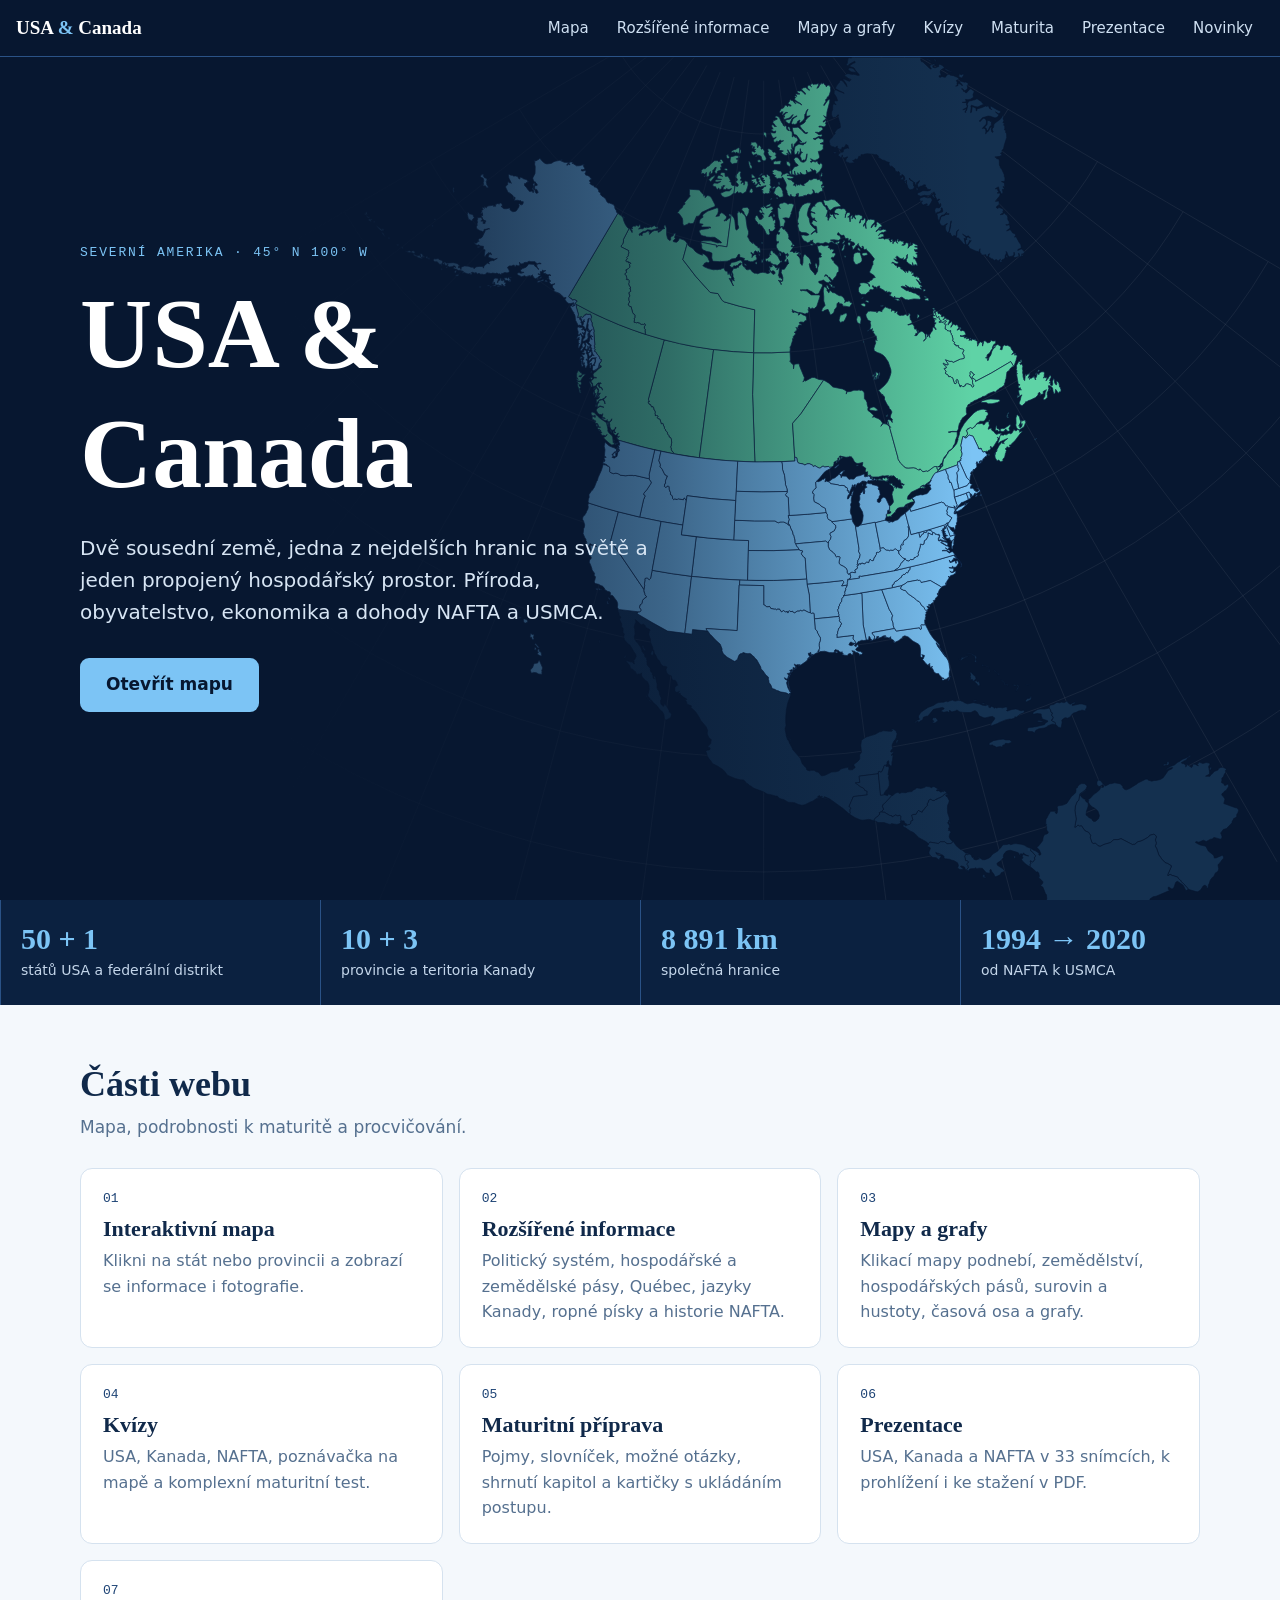
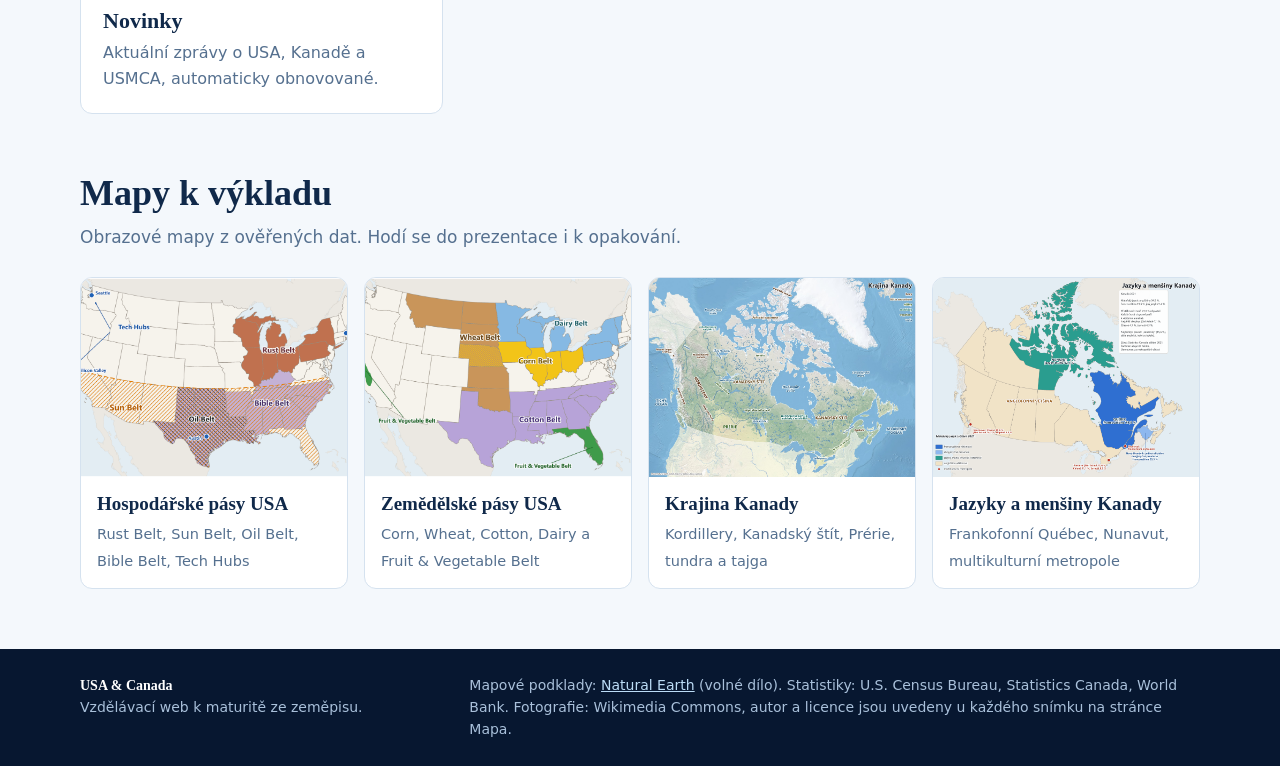
<file: index.html>
<!doctype html>
<html lang="cs">
<head>
<meta charset="utf-8"><meta name="viewport" content="width=device-width,initial-scale=1">
<title>USA &amp; Canada | Geografie Severní Ameriky</title>
<meta name="description" content="Vzdělávací web o USA, Kanadě a dohodách NAFTA a USMCA: prezentace, interaktivní mapa, kvízy a maturitní příprava.">
<meta property="og:title" content="USA &amp; Canada | Geografie Severní Ameriky">
<meta property="og:description" content="Vzdělávací web k maturitě ze zeměpisu: interaktivní mapa, mapy pásů, kvízy a maturitní příprava.">
<meta property="og:image" content="https://tondazajic08.github.io/zemepis/assets/mapy/pasy-prumysl.png">
<meta property="og:url" content="https://tondazajic08.github.io/zemepis/">
<link rel="icon" href="assets/favicon.svg" type="image/svg+xml">
<link rel="stylesheet" href="css/style.css">
</head>
<body>
<header class="top" id="top"></header>
<main>
  <section class="hero">
    <div class="hero-map" id="heromap" aria-hidden="true"></div>
    <div class="wrap" style="width:100%"><div class="hero-t">
      <div class="coord">Severní Amerika · 45° N 100° W</div>
      <h1>USA &amp; Canada</h1>
      <p>Dvě sousední země, jedna z nejdelších hranic na světě a jeden propojený hospodářský prostor. Příroda, obyvatelstvo, ekonomika a dohody NAFTA a USMCA.</p>
      <a class="btn" href="mapa.html">Otevřít mapu</a>
    </div></div>
  </section>
  <section class="stats" aria-label="Základní čísla">
    <div><b>50 + 1</b><span>států USA a federální distrikt</span></div>
    <div><b>10 + 3</b><span>provincie a teritoria Kanady</span></div>
    <div><b>8 891 km</b><span>společná hranice</span></div>
    <div><b>1994 → 2020</b><span>od NAFTA k USMCA</span></div>
  </section>
  <div class="wrap">
    <section class="sec">
      <h2>Části webu</h2>
      <p class="lead">Mapa, podrobnosti k maturitě a procvičování.</p>
      <div class="cards">
        <a class="card" href="mapa.html"><span class="n">01</span><h3>Interaktivní mapa</h3><p>Klikni na stát nebo provincii a zobrazí se informace i fotografie.</p></a>
        <a class="card" href="rozsirene.html"><span class="n">02</span><h3>Rozšířené informace</h3><p>Politický systém, hospodářské a zemědělské pásy, Québec, jazyky Kanady, ropné písky a historie NAFTA.</p></a>
        <a class="card" href="prehled.html"><span class="n">03</span><h3>Mapy a grafy</h3><p>Klikací mapy podnebí, zemědělství, hospodářských pásů, surovin a hustoty, časová osa a grafy.</p></a>
        <a class="card" href="kvizy.html"><span class="n">04</span><h3>Kvízy</h3><p>USA, Kanada, NAFTA, poznávačka na mapě a komplexní maturitní test.</p></a>
        <a class="card" href="maturita.html"><span class="n">05</span><h3>Maturitní příprava</h3><p>Pojmy, slovníček, možné otázky, shrnutí kapitol a kartičky s ukládáním postupu.</p></a>
        <a class="card" href="prezentace.html"><span class="n">06</span><h3>Prezentace</h3><p>USA, Kanada a NAFTA v 33 snímcích, k prohlížení i ke stažení v PDF.</p></a>
        <a class="card" href="novinky.html"><span class="n">07</span><h3>Novinky</h3><p>Aktuální zprávy o USA, Kanadě a USMCA, automaticky obnovované.</p></a>
      </div>
    </section>
    <section class="sec">
      <h2>Mapy k výkladu</h2>
      <p class="lead">Obrazové mapy z ověřených dat. Hodí se do prezentace i k opakování.</p>
      <div class="gallery">
        <a href="rozsirene.html#h-pasy"><img src="assets/mapy/pasy-prumysl.png" width="2000" height="1303" loading="lazy" alt="Mapa hospodářských pásů USA"><span><b>Hospodářské pásy USA</b><small>Rust Belt, Sun Belt, Oil Belt, Bible Belt, Tech Hubs</small></span></a>
        <a href="rozsirene.html#pasy"><img src="assets/mapy/pasy-zemedelstvi.png" width="2000" height="1303" loading="lazy" alt="Mapa zemědělských pásů USA"><span><b>Zemědělské pásy USA</b><small>Corn, Wheat, Cotton, Dairy a Fruit &amp; Vegetable Belt</small></span></a>
        <a href="rozsirene.html#stit"><img src="assets/mapy/kanada-krajina.jpg" width="2000" height="1492" loading="lazy" alt="Krajina Kanady na snímku reliéfu"><span><b>Krajina Kanady</b><small>Kordillery, Kanadský štít, Prérie, tundra a tajga</small></span></a>
        <a href="rozsirene.html#c-demo"><img src="assets/mapy/kanada-jazyky.png" width="2000" height="1492" loading="lazy" alt="Mapa jazyků a menšin Kanady"><span><b>Jazyky a menšiny Kanady</b><small>Frankofonní Québec, Nunavut, multikulturní metropole</small></span></a>
      </div>
    </section>
  </div>
</main>
<footer id="foot"></footer>
<script src="js/geo-data.js"></script><script src="js/atlas.js"></script><script src="js/app.js"></script>
<script>
const isUS=id=>id.startsWith("US_");
Atlas.draw(document.getElementById("heromap"),{view:"hero",pad:0,fills:Object.fromEntries(GEO.regions.map(r=>[r.id,isUS(r.id)?"c1":"c3"])),inset:false,title:"Mapa Severní Ameriky"});
</script>
</body>
</html>
</file>
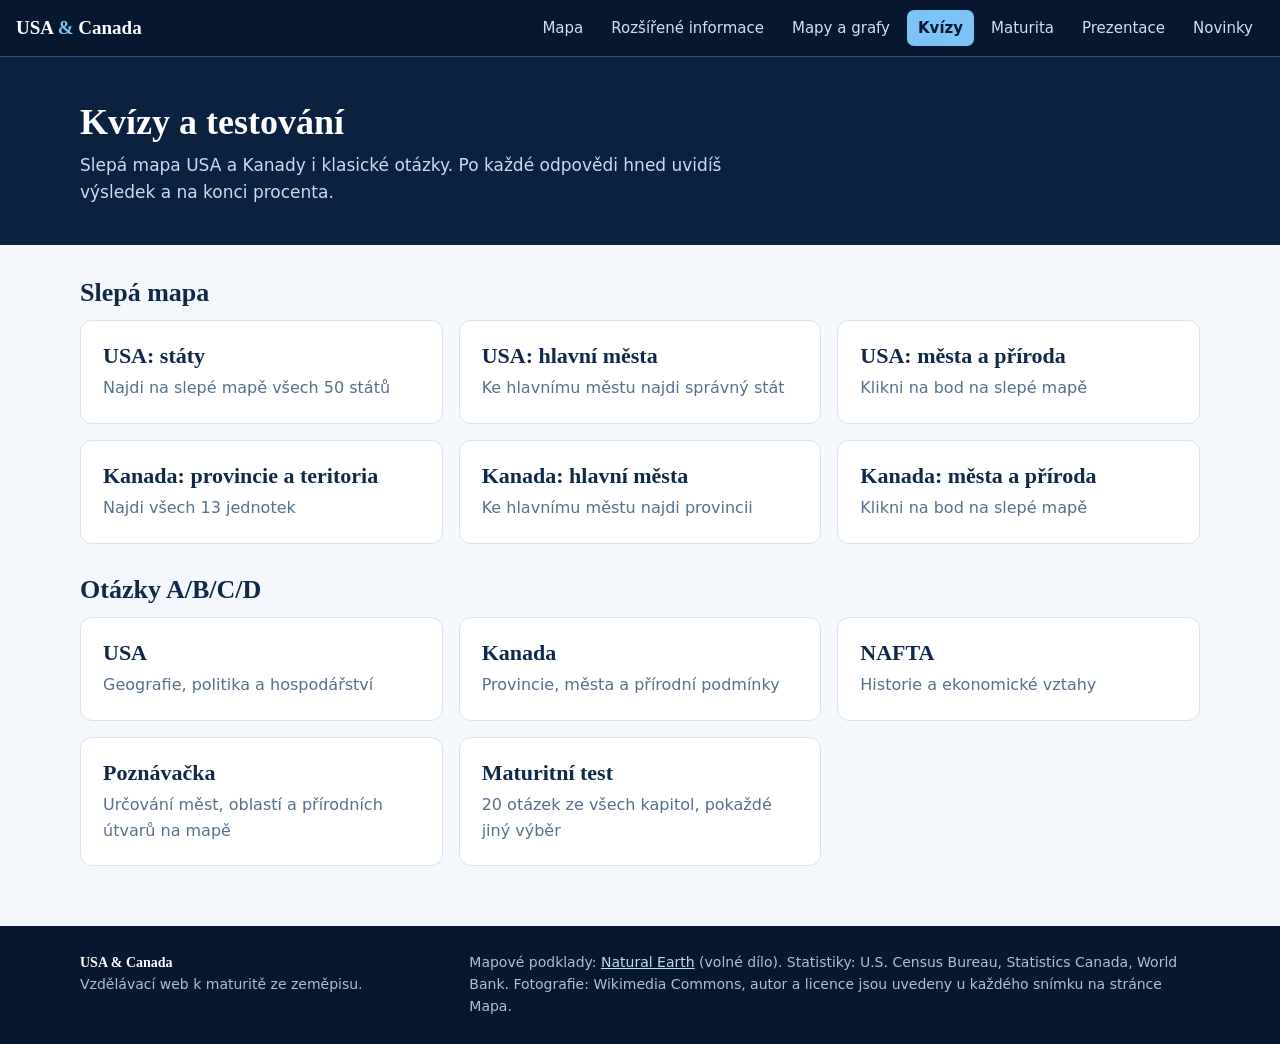
<file: kvizy.html>
<!doctype html>
<html lang="cs">
<head>
<meta charset="utf-8"><meta name="viewport" content="width=device-width,initial-scale=1">
<title>Kvízy | USA &amp; Canada</title>
<link rel="icon" href="assets/favicon.svg" type="image/svg+xml">
<link rel="stylesheet" href="css/style.css">
</head>
<body>
<header class="top" id="top"></header>
<div class="pagehead"><div class="wrap"><h1>Kvízy a testování</h1><p>Slepá mapa USA a Kanady i klasické otázky. Po každé odpovědi hned uvidíš výsledek a na konci procenta.</p></div></div>
<main class="wrap"><div id="app" style="padding-top:32px"></div></main>
<footer id="foot"></footer>
<script src="js/geo-data.js"></script><script src="js/atlas.js"></script><script src="js/app.js"></script><script src="js/quiz-data.js"></script><script src="js/blind-names.js"></script><script src="js/kvizy.js"></script>
</body>
</html>
</file>
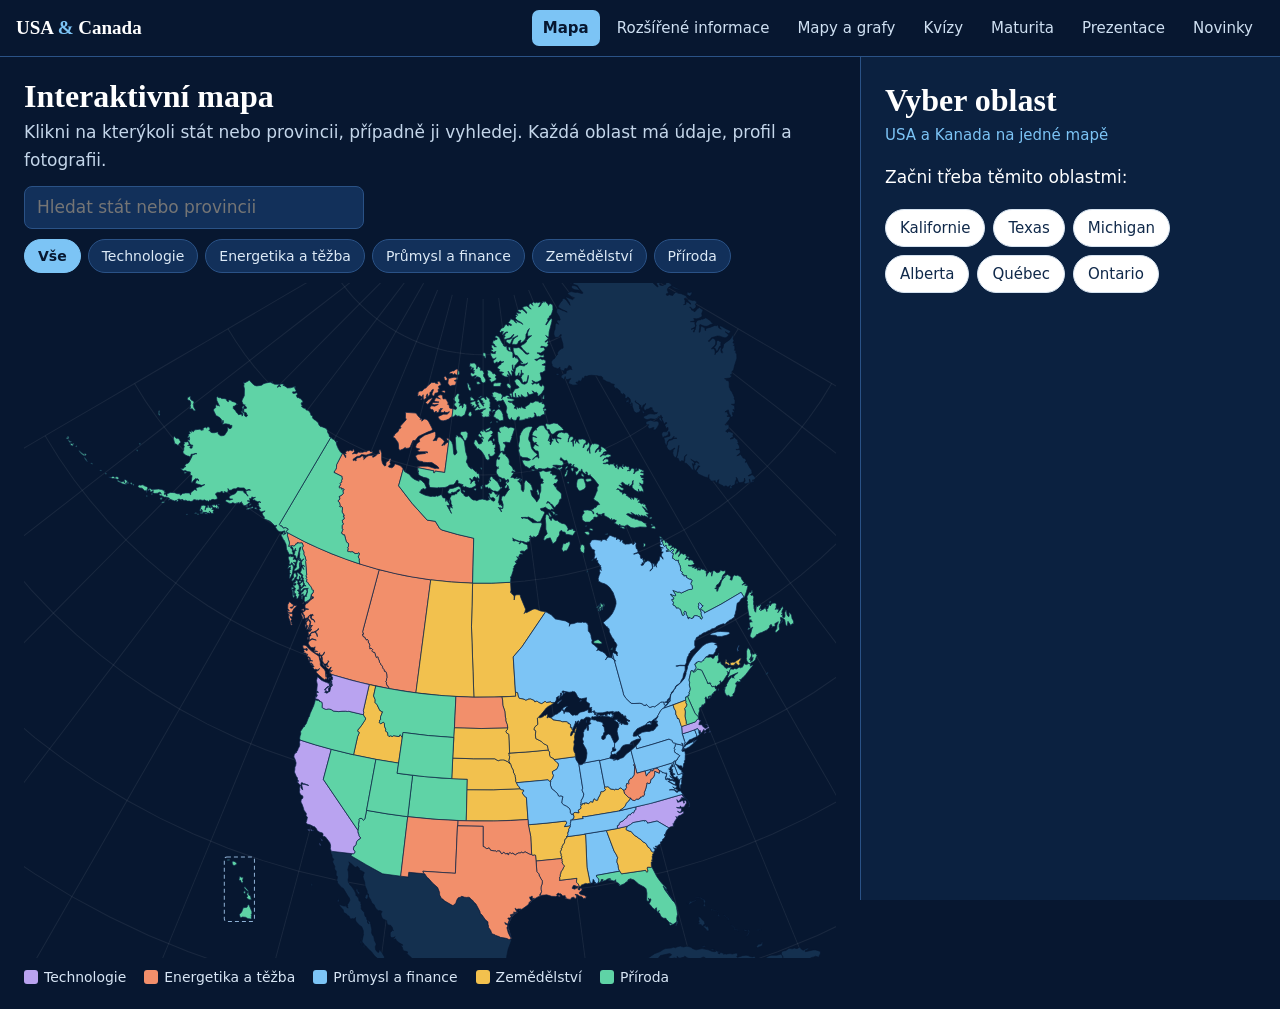
<file: mapa.html>
<!doctype html>
<html lang="cs">
<head>
<meta charset="utf-8"><meta name="viewport" content="width=device-width,initial-scale=1">
<title>Interaktivní mapa | USA &amp; Canada</title>
<link rel="icon" href="assets/favicon.svg" type="image/svg+xml">
<link rel="stylesheet" href="css/style.css">
</head>
<body class="mappage">
<header class="top" id="top"></header>
<main class="maplayout">
  <div class="mapcol">
    <h1>Interaktivní mapa</h1>
    <p>Klikni na kterýkoli stát nebo provincii, případně ji vyhledej. Každá oblast má údaje, profil a fotografii.</p>
    <input class="mapsearch" id="find" list="names" placeholder="Hledat stát nebo provincii" aria-label="Hledat stát nebo provincii"><datalist id="names"></datalist>
    <div class="filters" id="filters"></div>
    <div id="map"></div>
  </div>
  <aside class="panel" id="panel" aria-live="polite"></aside>
</main>
<script src="js/geo-data.js"></script><script src="js/photos.js"></script><script src="js/atlas.js"></script><script src="js/app.js"></script><script src="js/region-info.js"></script><script src="js/region-stats.js"></script><script src="js/regions.js"></script>
</body>
</html>
</file>
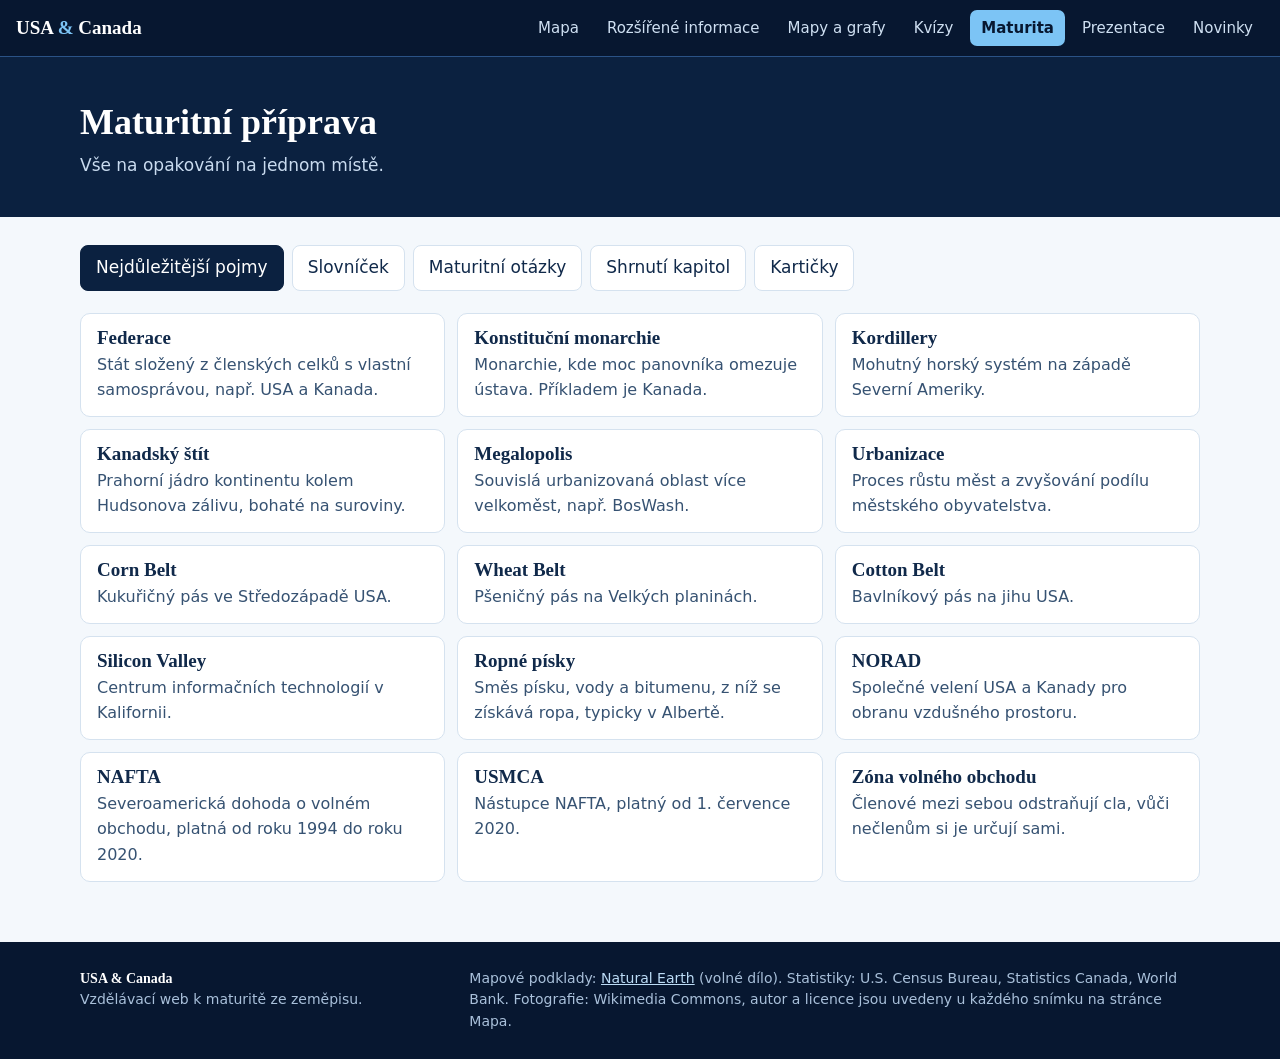
<file: maturita.html>
<!doctype html>
<html lang="cs">
<head>
<meta charset="utf-8"><meta name="viewport" content="width=device-width,initial-scale=1">
<title>Maturitní příprava | USA &amp; Canada</title>
<link rel="icon" href="assets/favicon.svg" type="image/svg+xml">
<link rel="stylesheet" href="css/style.css">
</head>
<body>
<header class="top" id="top"></header>
<div class="pagehead"><div class="wrap"><h1>Maturitní příprava</h1><p>Vše na opakování na jednom místě.</p></div></div>
<main class="wrap">
  <div class="tabs" role="tablist" id="tabs"></div>
  <div id="content"></div>
</main>
<footer id="foot"></footer>
<script src="js/app.js"></script><script src="js/blind-names.js"></script><script src="js/timeline-data.js"></script><script src="js/maturita.js"></script>
</body>
</html>
</file>
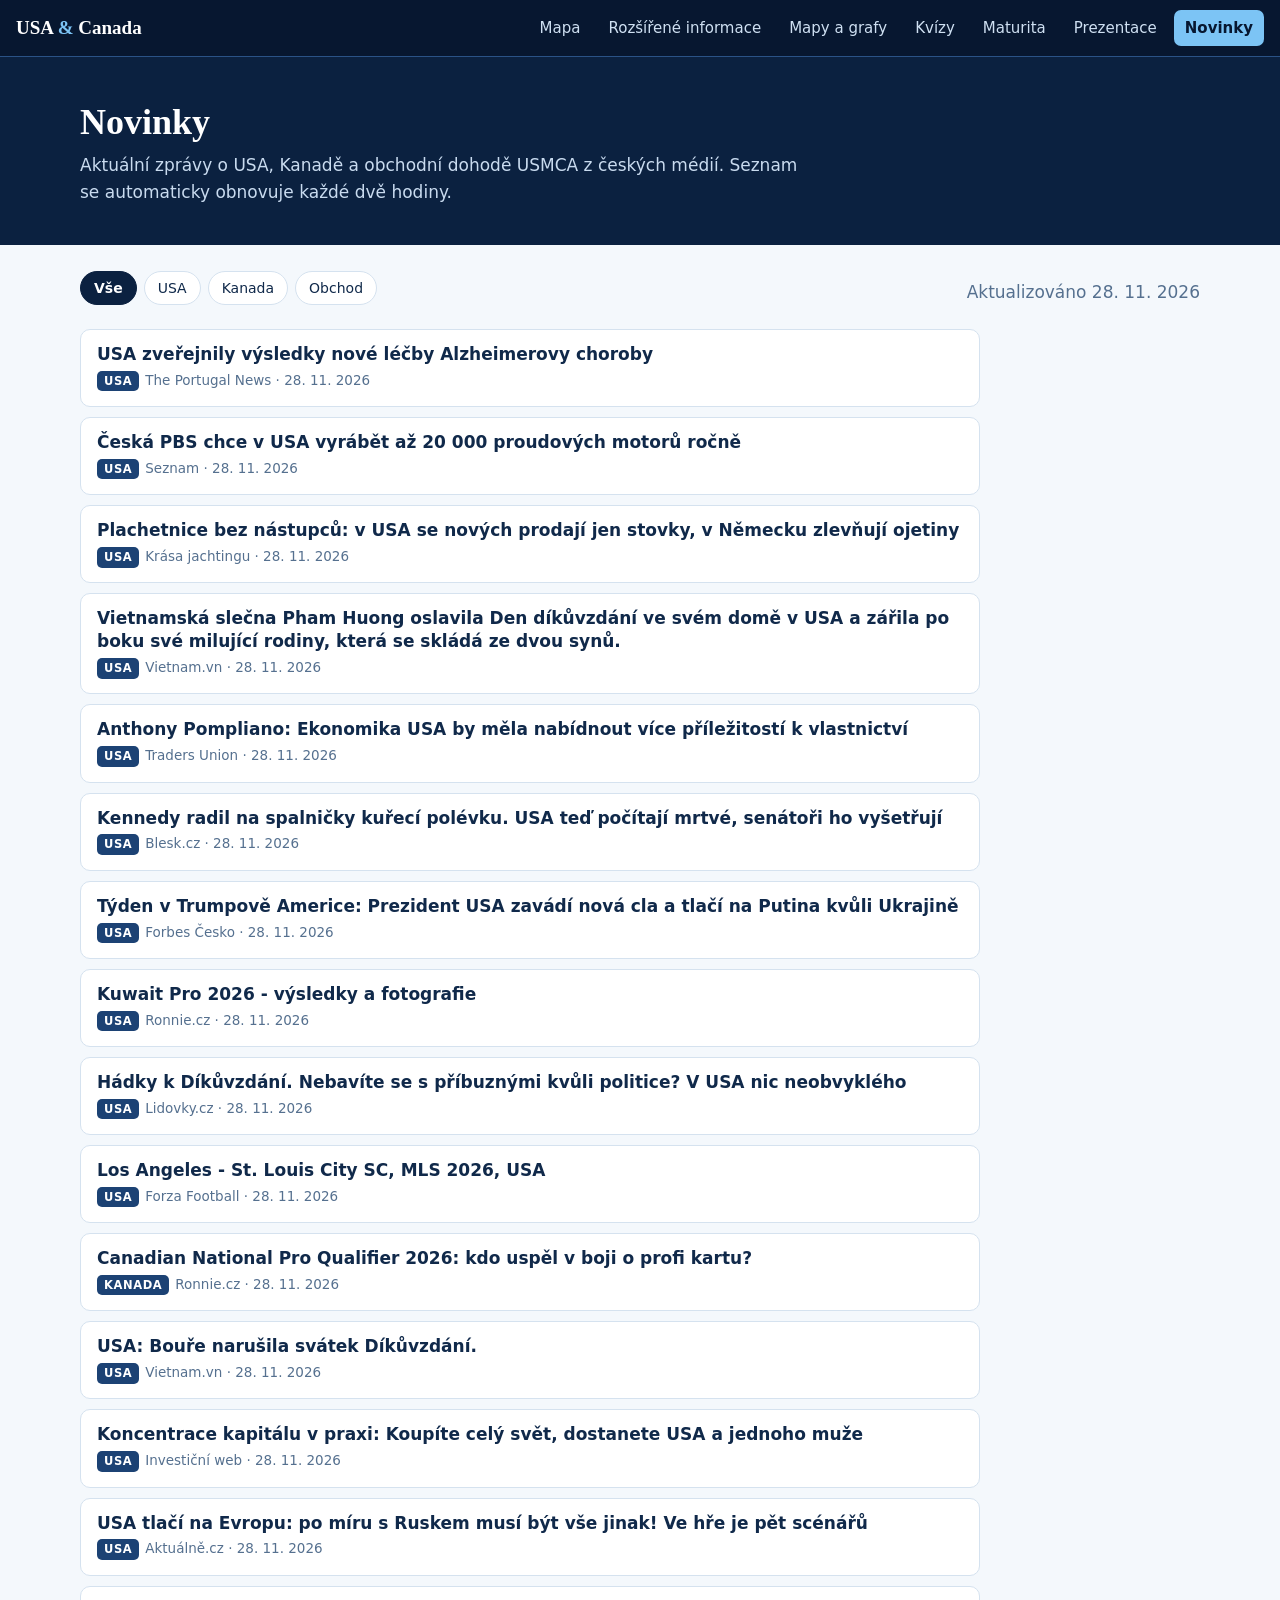
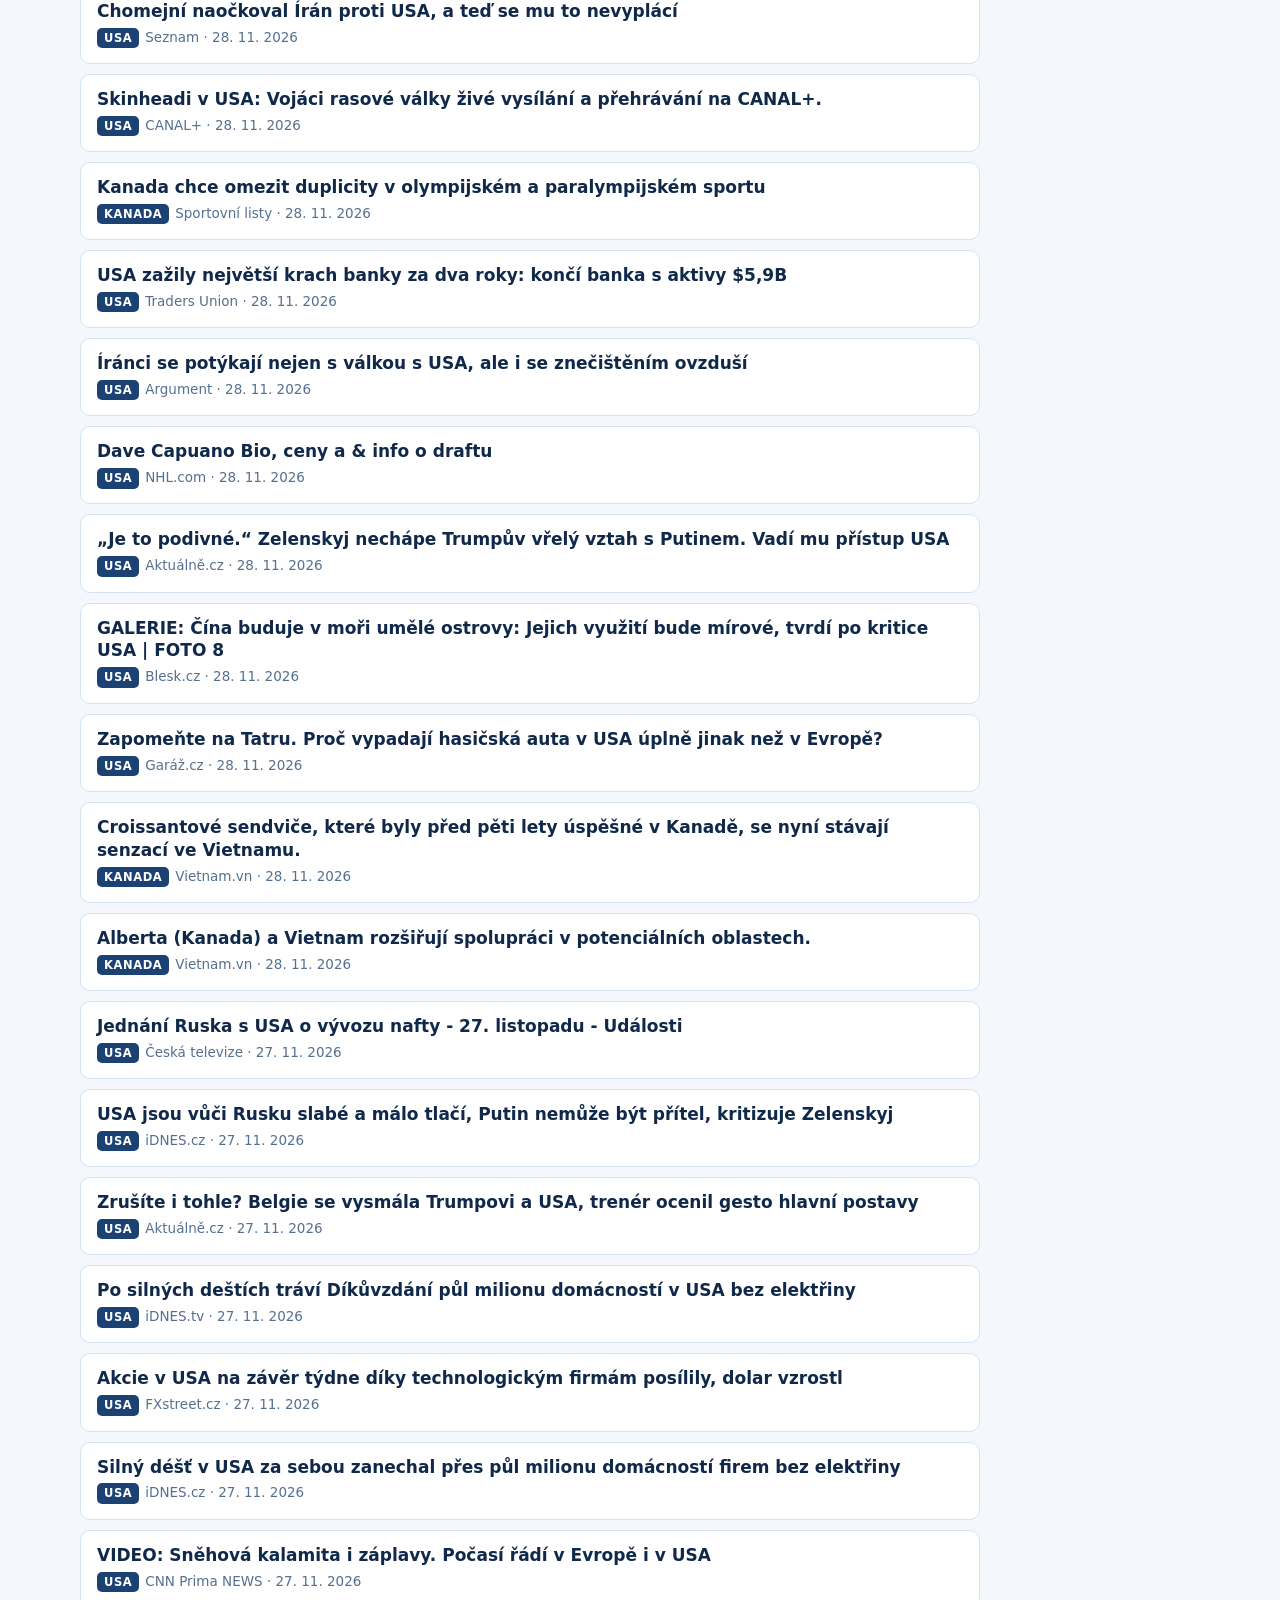
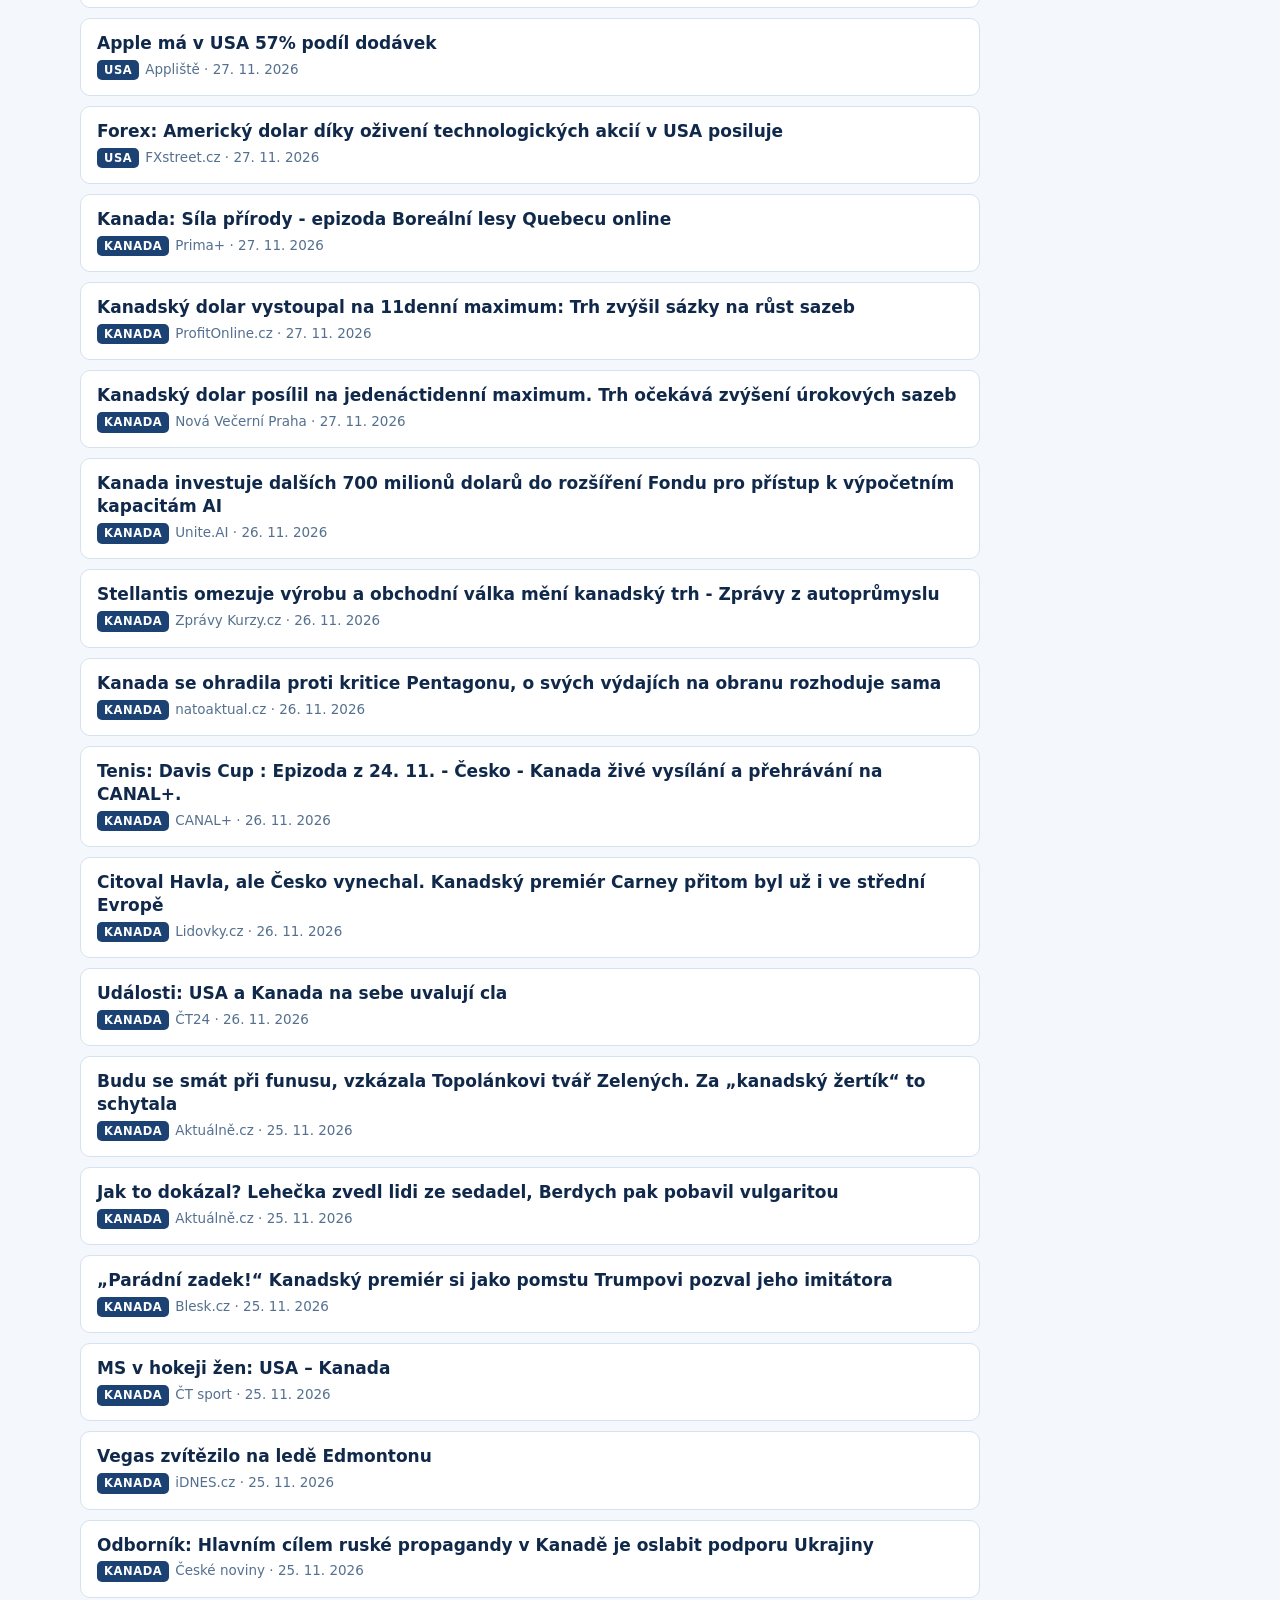
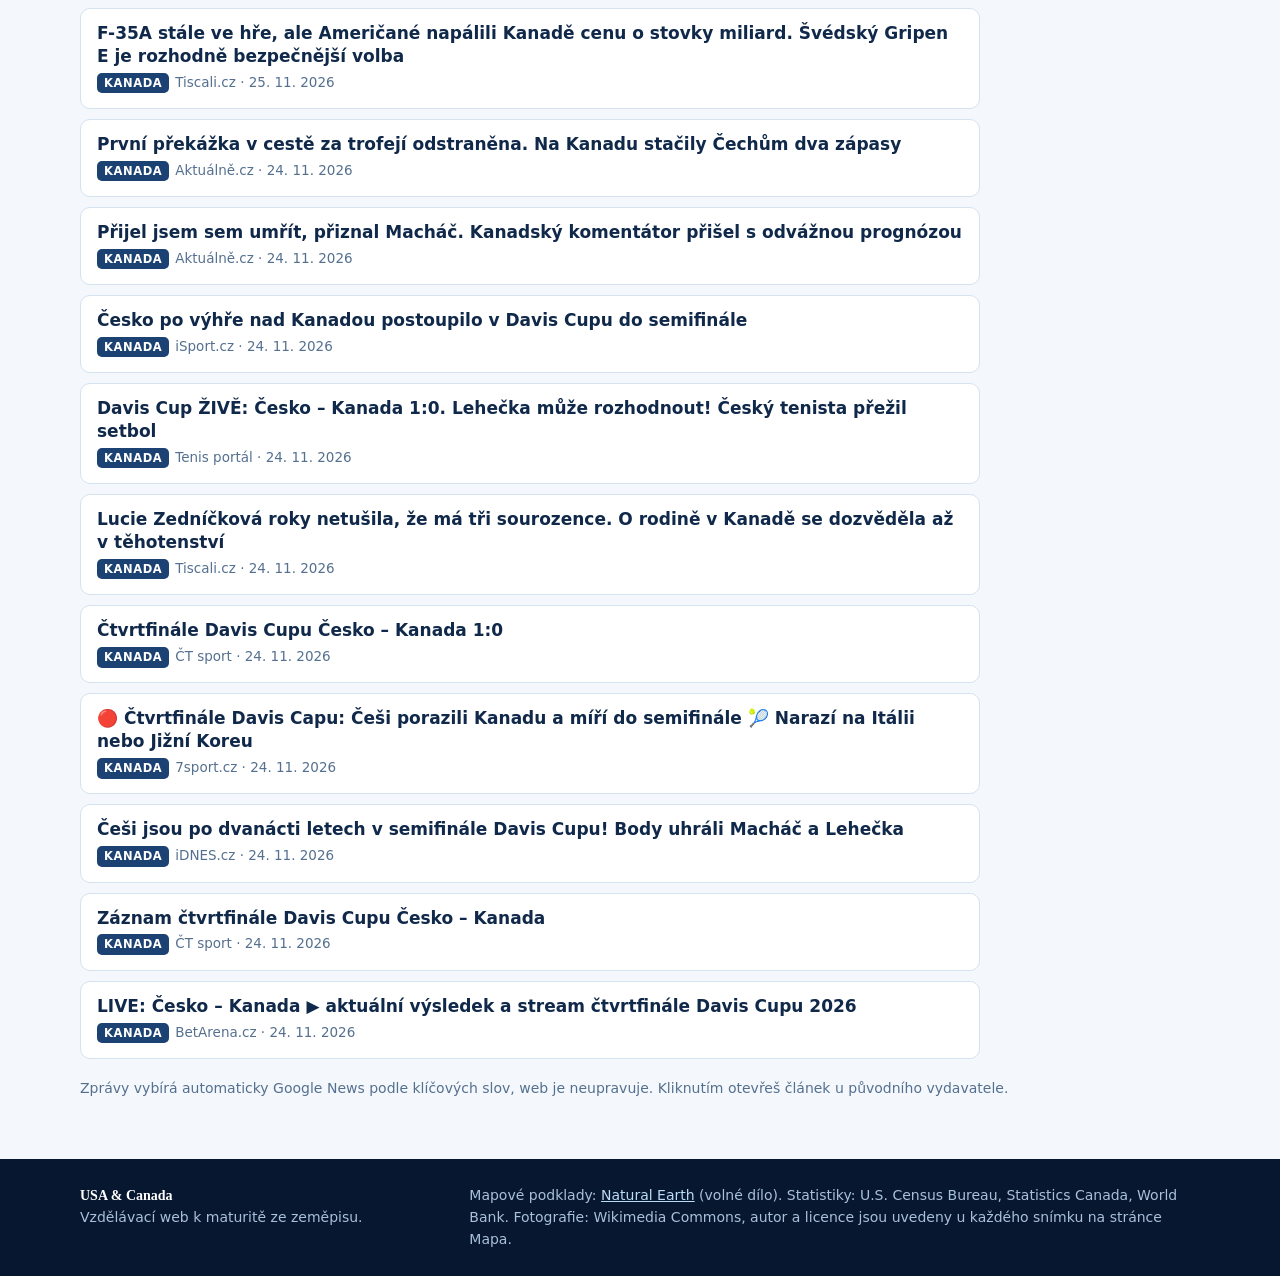
<file: novinky.html>
<!doctype html>
<html lang="cs">
<head>
<meta charset="utf-8"><meta name="viewport" content="width=device-width,initial-scale=1">
<title>Novinky | USA &amp; Canada</title>
<link rel="icon" href="assets/favicon.svg" type="image/svg+xml">
<link rel="stylesheet" href="css/style.css">
</head>
<body>
<header class="top" id="top"></header>
<div class="pagehead"><div class="wrap"><h1>Novinky</h1><p>Aktuální zprávy o USA, Kanadě a obchodní dohodě USMCA z českých médií. Seznam se automaticky obnovuje každé dvě hodiny.</p></div></div>
<main class="wrap">
  <div class="newsbar"><div class="filters light" id="nf"></div><span class="muted" id="upd"></span></div>
  <div class="news" id="news"><p class="muted">Načítám zprávy…</p></div>
  <p class="muted" style="margin-top:18px;font-size:14px">Zprávy vybírá automaticky Google News podle klíčových slov, web je neupravuje. Kliknutím otevřeš článek u původního vydavatele.</p>
</main>
<footer id="foot"></footer>
<script src="js/app.js"></script>
<script>
(function(){
  const esc=s=>String(s).replace(/&/g,"&amp;").replace(/</g,"&lt;").replace(/"/g,"&quot;");
  const el=document.getElementById("news"),nf=document.getElementById("nf");let data=[],tag="Vše";
  const when=d=>{const m=(Date.now()-new Date(d))/6e4;return m<60?"před "+Math.max(1,Math.round(m))+" min":m<1440?"před "+Math.round(m/60)+" h":new Date(d).toLocaleDateString("cs-CZ",{day:"numeric",month:"numeric",year:"numeric"});};
  function paint(){const l=data.filter(x=>/^https:\/\//.test(x.u)&&(tag==="Vše"||x.k===tag));el.innerHTML=l.length?l.map(x=>`<a href="${esc(x.u)}" target="_blank" rel="noopener"><b>${esc(x.t)}</b><small><span class="ntag">${esc(x.k)}</span>${esc(x.s)} · ${when(x.d)}</small></a>`).join(""):'<p class="muted">Žádné zprávy.</p>';}
  function load(){fetch("data/news.json?"+Date.now()).then(r=>r.json()).then(j=>{data=j.items;document.getElementById("upd").textContent="Aktualizováno "+when(j.updated);
    nf.innerHTML=["Vše","USA","Kanada","Obchod"].map(t=>`<button data-t="${t}" aria-pressed="${t===tag}">${t}</button>`).join("");paint();}).catch(()=>{el.innerHTML='<p class="muted">Zprávy se nepodařilo načíst.</p>';});}
  nf.onclick=e=>{const b=e.target.closest("button");if(!b)return;tag=b.dataset.t;nf.querySelectorAll("button").forEach(x=>x.setAttribute("aria-pressed",x===b));paint();};
  load();setInterval(load,15*6e4);
})();
</script>
</body>
</html>
</file>
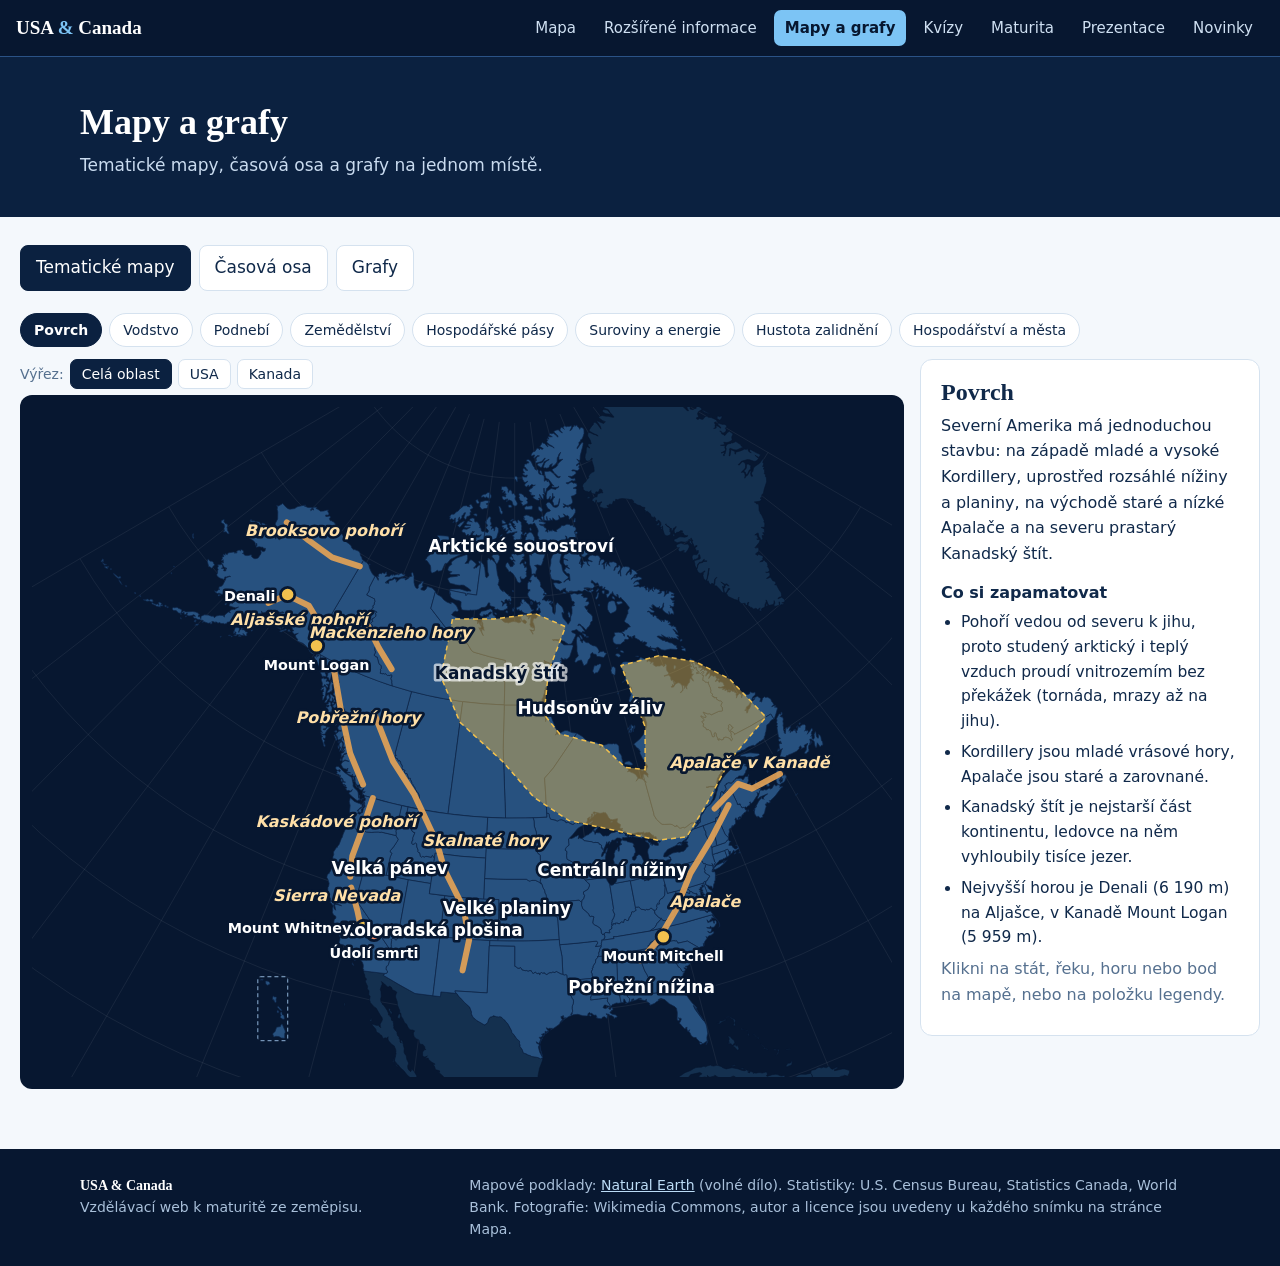
<file: prehled.html>
<!doctype html>
<html lang="cs">
<head>
<meta charset="utf-8"><meta name="viewport" content="width=device-width,initial-scale=1">
<title>Mapy a grafy | USA &amp; Canada</title>
<link rel="icon" href="assets/favicon.svg" type="image/svg+xml">
<link rel="stylesheet" href="css/style.css">
</head>
<body>
<header class="top" id="top"></header>
<div class="pagehead"><div class="wrap"><h1>Mapy a grafy</h1><p>Tematické mapy, časová osa a grafy na jednom místě.</p></div></div>
<main class="wrap" style="max-width:1500px">
  <div class="tabs" role="tablist" id="tabs"></div>
  <div id="content"></div>
</main>
<div class="tip" id="tip" hidden></div>
<footer id="foot"></footer>
<script src="js/geo-data.js"></script><script src="js/atlas.js"></script><script src="js/app.js"></script>
<script src="js/region-stats.js"></script><script src="js/blind-names.js"></script><script src="js/timeline-data.js"></script>
<script src="js/tmaps.js"></script><script src="js/prehled.js"></script>
</body>
</html>
</file>
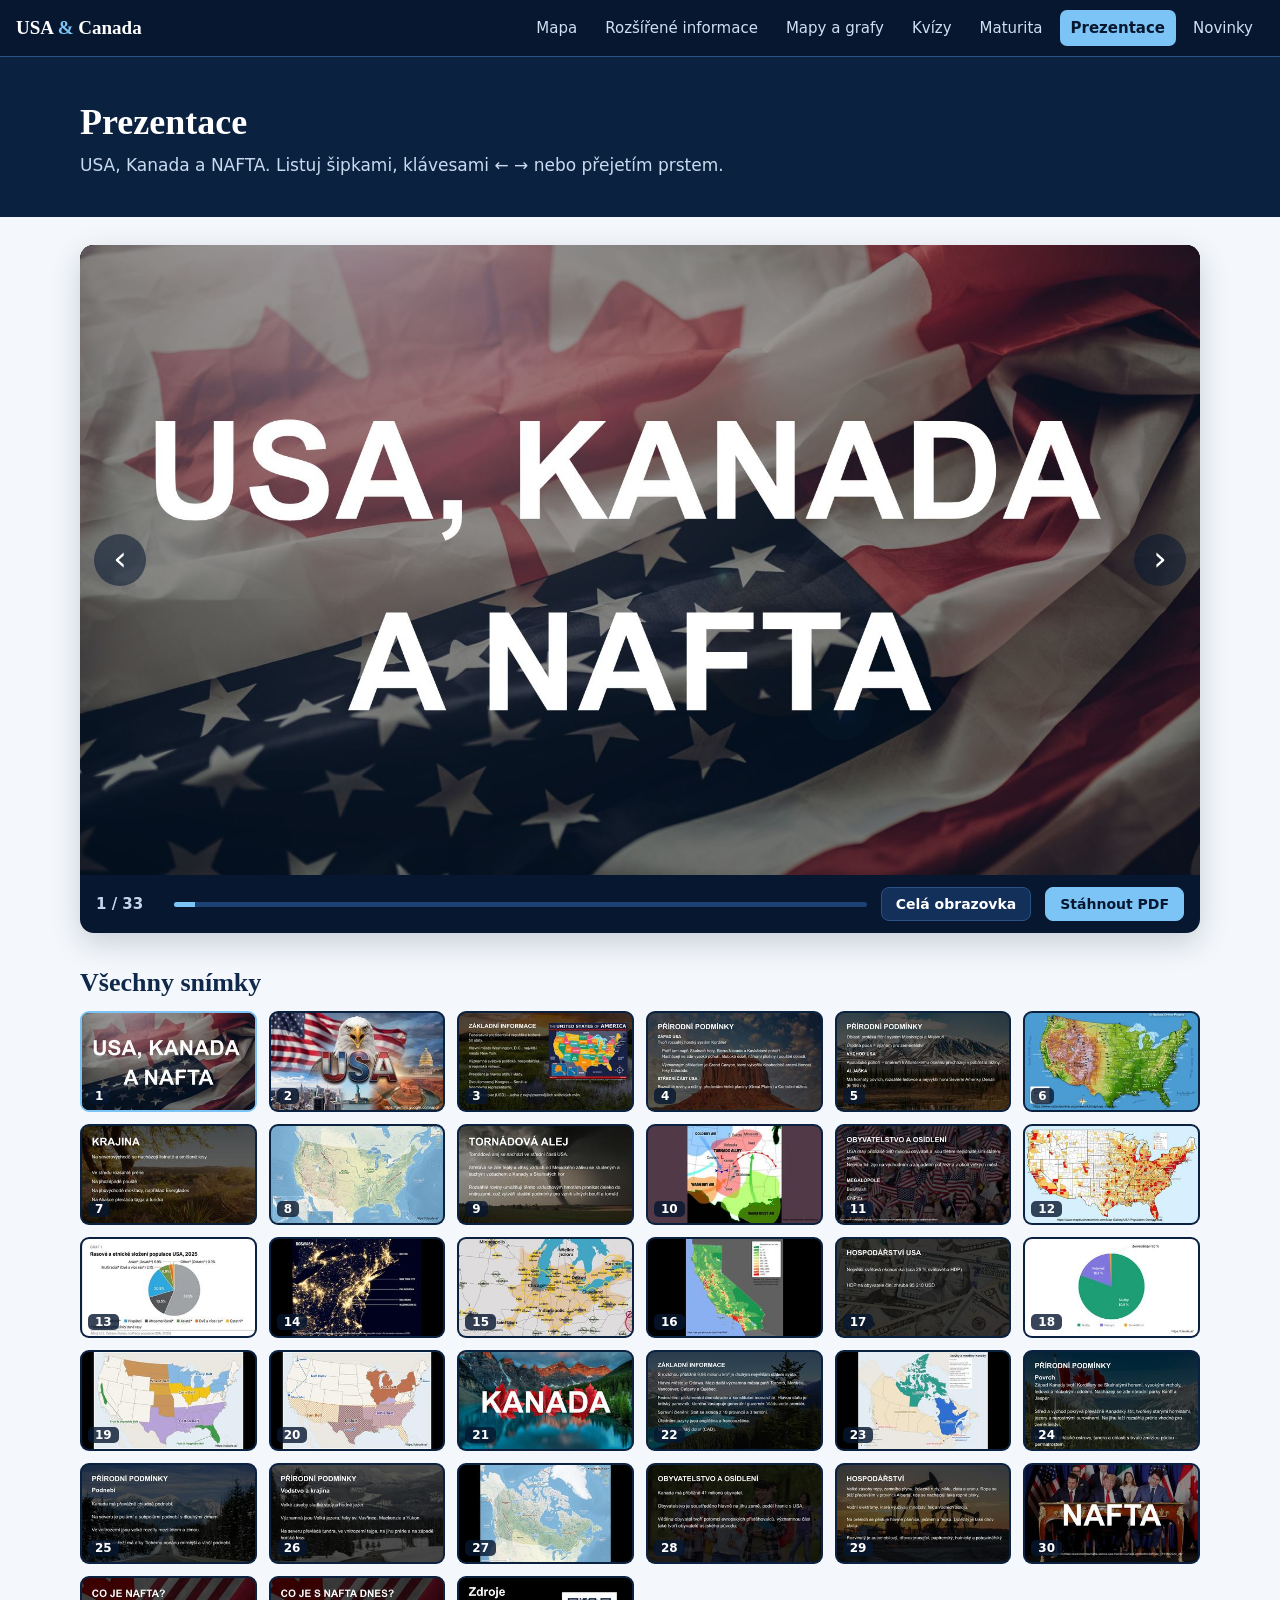
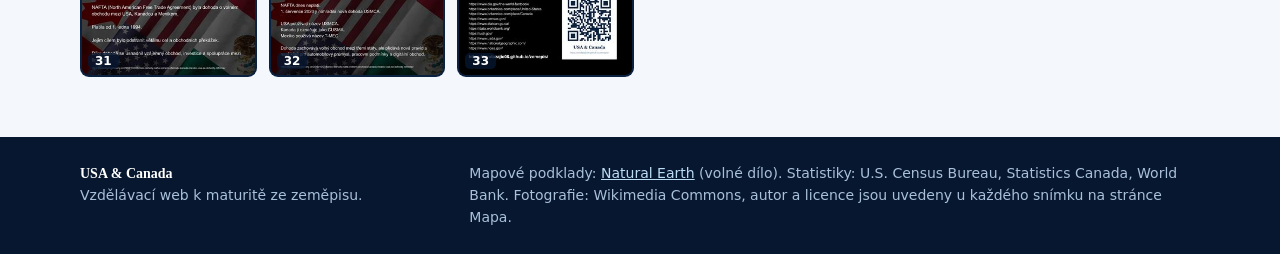
<file: prezentace.html>
<!doctype html>
<html lang="cs">
<head>
<meta charset="utf-8"><meta name="viewport" content="width=device-width,initial-scale=1">
<title>Prezentace | USA &amp; Canada</title>
<meta name="description" content="Prezentace USA, Kanada a NAFTA: 33 snímků k prohlížení i ke stažení v PDF.">
<link rel="icon" href="assets/favicon.svg" type="image/svg+xml">
<link rel="stylesheet" href="css/style.css">
</head>
<body>
<header class="top" id="top"></header>
<div class="pagehead"><div class="wrap"><h1>Prezentace</h1><p>USA, Kanada a NAFTA. Listuj šipkami, klávesami ← → nebo přejetím prstem.</p></div></div>
<main class="wrap deckview">
  <figure class="viewer" id="viewer">
    <div class="stagebox" id="stagebox">
      <img id="slide" src="assets/prezentace/snimek-01.jpg" width="1920" height="1080" alt="Snímek 1 prezentace USA, Kanada a NAFTA">
      <button class="nav prev" id="prev" type="button" aria-label="Předchozí snímek">‹</button>
      <button class="nav next" id="next" type="button" aria-label="Další snímek">›</button>
    </div>
    <figcaption class="vbar">
      <span class="count" id="count" aria-live="polite">1 / 33</span>
      <span class="progress" aria-hidden="true"><i id="bar"></i></span>
      <button type="button" id="full">Celá obrazovka</button>
      <a class="dl" href="assets/prezentace/USA_Kanada_NAFTA.pdf" download>Stáhnout PDF</a>
    </figcaption>
  </figure>
  <h2 class="thumbh">Všechny snímky</h2>
  <div class="thumbs" id="thumbs"></div>
</main>
<footer id="foot"></footer>
<script src="js/app.js"></script>
<script>
(function () {
  const N = 33, pad = n => String(n).padStart(2, "0");
  const img = document.getElementById("slide"), count = document.getElementById("count"), bar = document.getElementById("bar"), thumbs = document.getElementById("thumbs");
  thumbs.innerHTML = Array.from({ length: N }, (_, i) => `<button type="button" data-i="${i + 1}" aria-label="Snímek ${i + 1}"><img src="assets/prezentace/nahled-${pad(i + 1)}.jpg" width="320" height="180" loading="lazy" alt=""><span>${i + 1}</span></button>`).join("");
  let cur = 1;
  function show(n, push) {
    cur = Math.min(N, Math.max(1, n));
    img.src = `assets/prezentace/snimek-${pad(cur)}.jpg`;
    img.alt = `Snímek ${cur} z ${N}, prezentace USA, Kanada a NAFTA`;
    count.textContent = `${cur} / ${N}`;
    bar.style.width = (cur / N * 100) + "%";
    thumbs.querySelectorAll("button").forEach(b => b.toggleAttribute("aria-current", +b.dataset.i === cur));
    if (push !== false) history.replaceState(null, "", "#s" + cur);
    [cur - 1, cur + 1].filter(k => k >= 1 && k <= N).forEach(k => { const p = new Image(); p.src = `assets/prezentace/snimek-${pad(k)}.jpg`; });
  }
  document.getElementById("prev").onclick = () => show(cur - 1);
  document.getElementById("next").onclick = () => show(cur + 1);
  thumbs.onclick = e => { const b = e.target.closest("button"); if (b) { show(+b.dataset.i); document.getElementById("viewer").scrollIntoView({ behavior: "smooth", block: "start" }); } };
  document.addEventListener("keydown", e => {
    if (e.target.closest("input,textarea")) return;
    if (e.key === "ArrowRight" || e.key === "PageDown" || e.key === " ") { e.preventDefault(); show(cur + 1); }
    else if (e.key === "ArrowLeft" || e.key === "PageUp") { e.preventDefault(); show(cur - 1); }
    else if (e.key === "Home") show(1); else if (e.key === "End") show(N);
  });
  let x0 = null;
  img.addEventListener("touchstart", e => { x0 = e.touches[0].clientX; }, { passive: true });
  img.addEventListener("touchend", e => { if (x0 === null) return; const dx = e.changedTouches[0].clientX - x0; if (Math.abs(dx) > 40) show(cur + (dx < 0 ? 1 : -1)); x0 = null; });
  img.onclick = () => show(cur + 1);
  const box = document.getElementById("stagebox"), fb = document.getElementById("full");
  fb.onclick = () => { if (document.fullscreenElement) document.exitFullscreen(); else if (box.requestFullscreen) box.requestFullscreen().catch(() => {}); };
  document.addEventListener("fullscreenchange", () => { fb.textContent = document.fullscreenElement ? "Zavřít celou obrazovku" : "Celá obrazovka"; });
  if (!document.fullscreenEnabled) fb.hidden = true;
  const m = location.hash.match(/^#s(\d+)$/); show(m ? +m[1] : 1, false);
})();
</script>
</body>
</html>
</file>
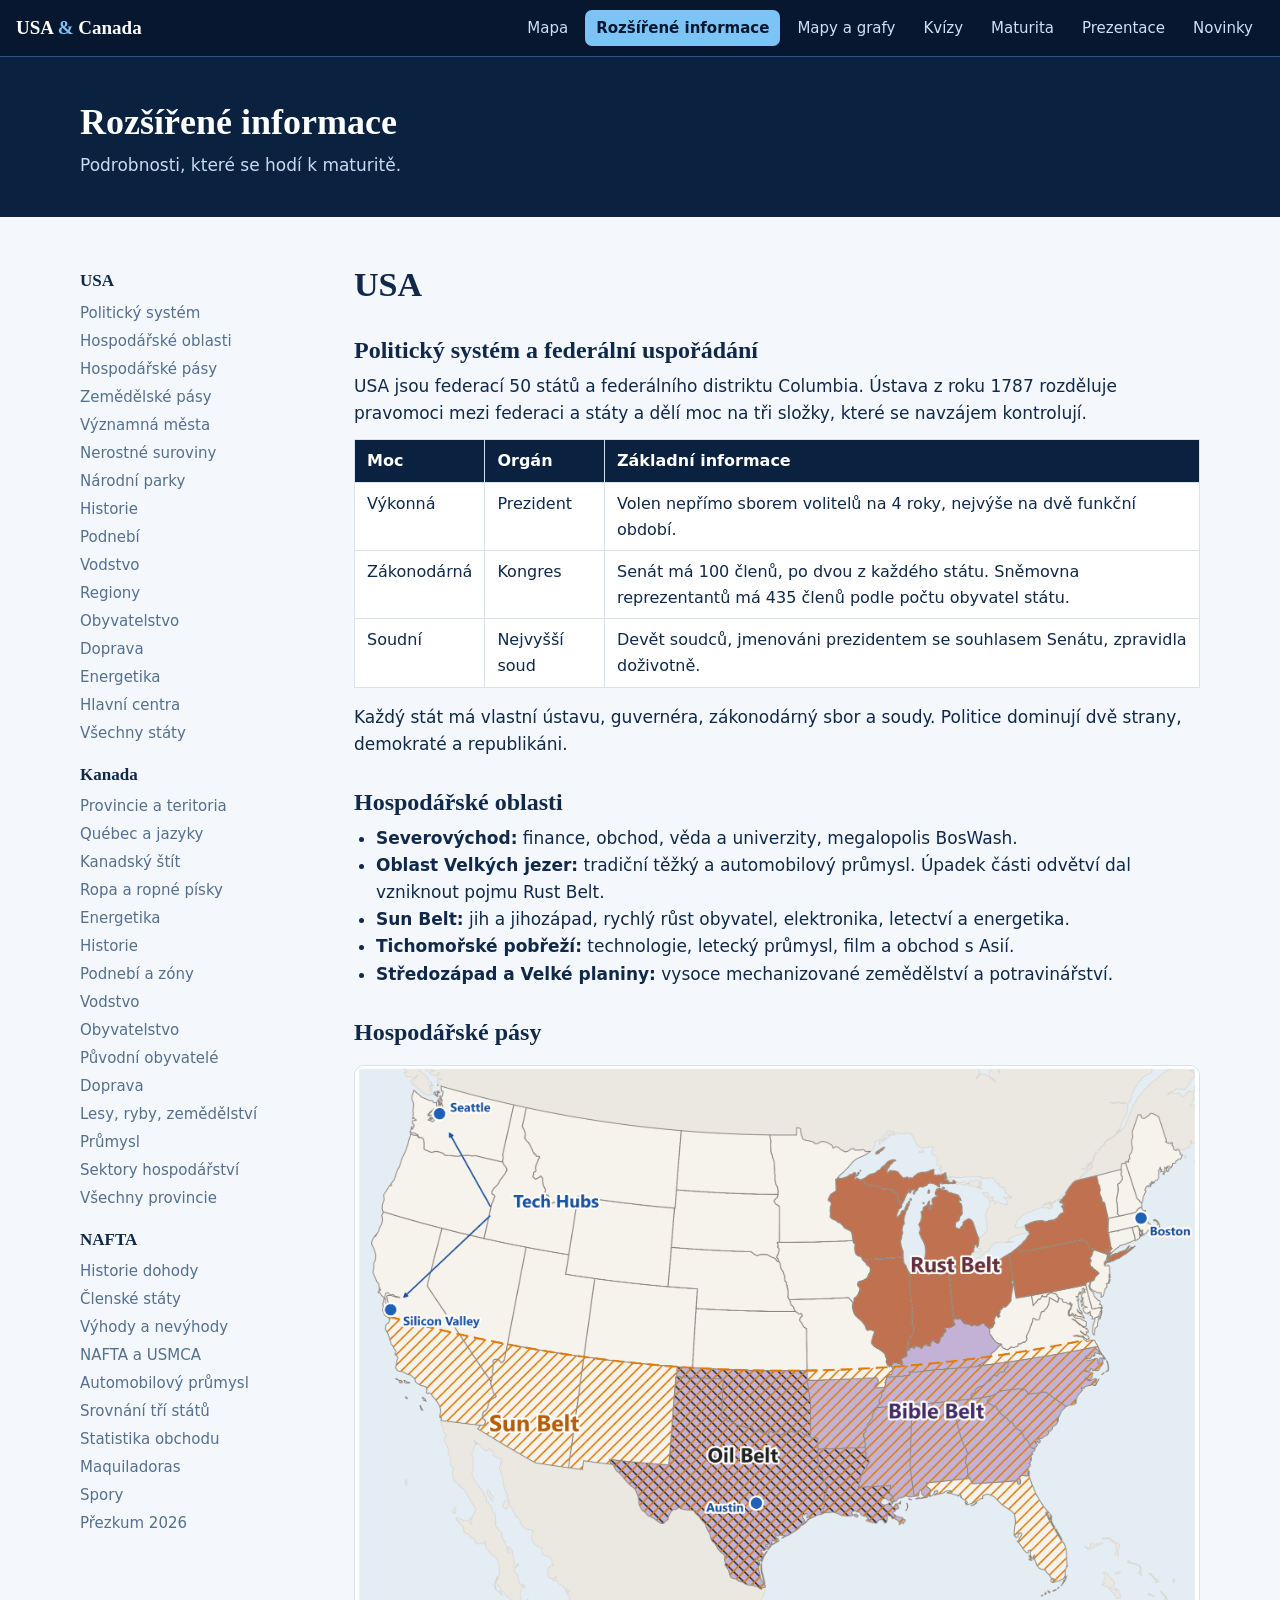
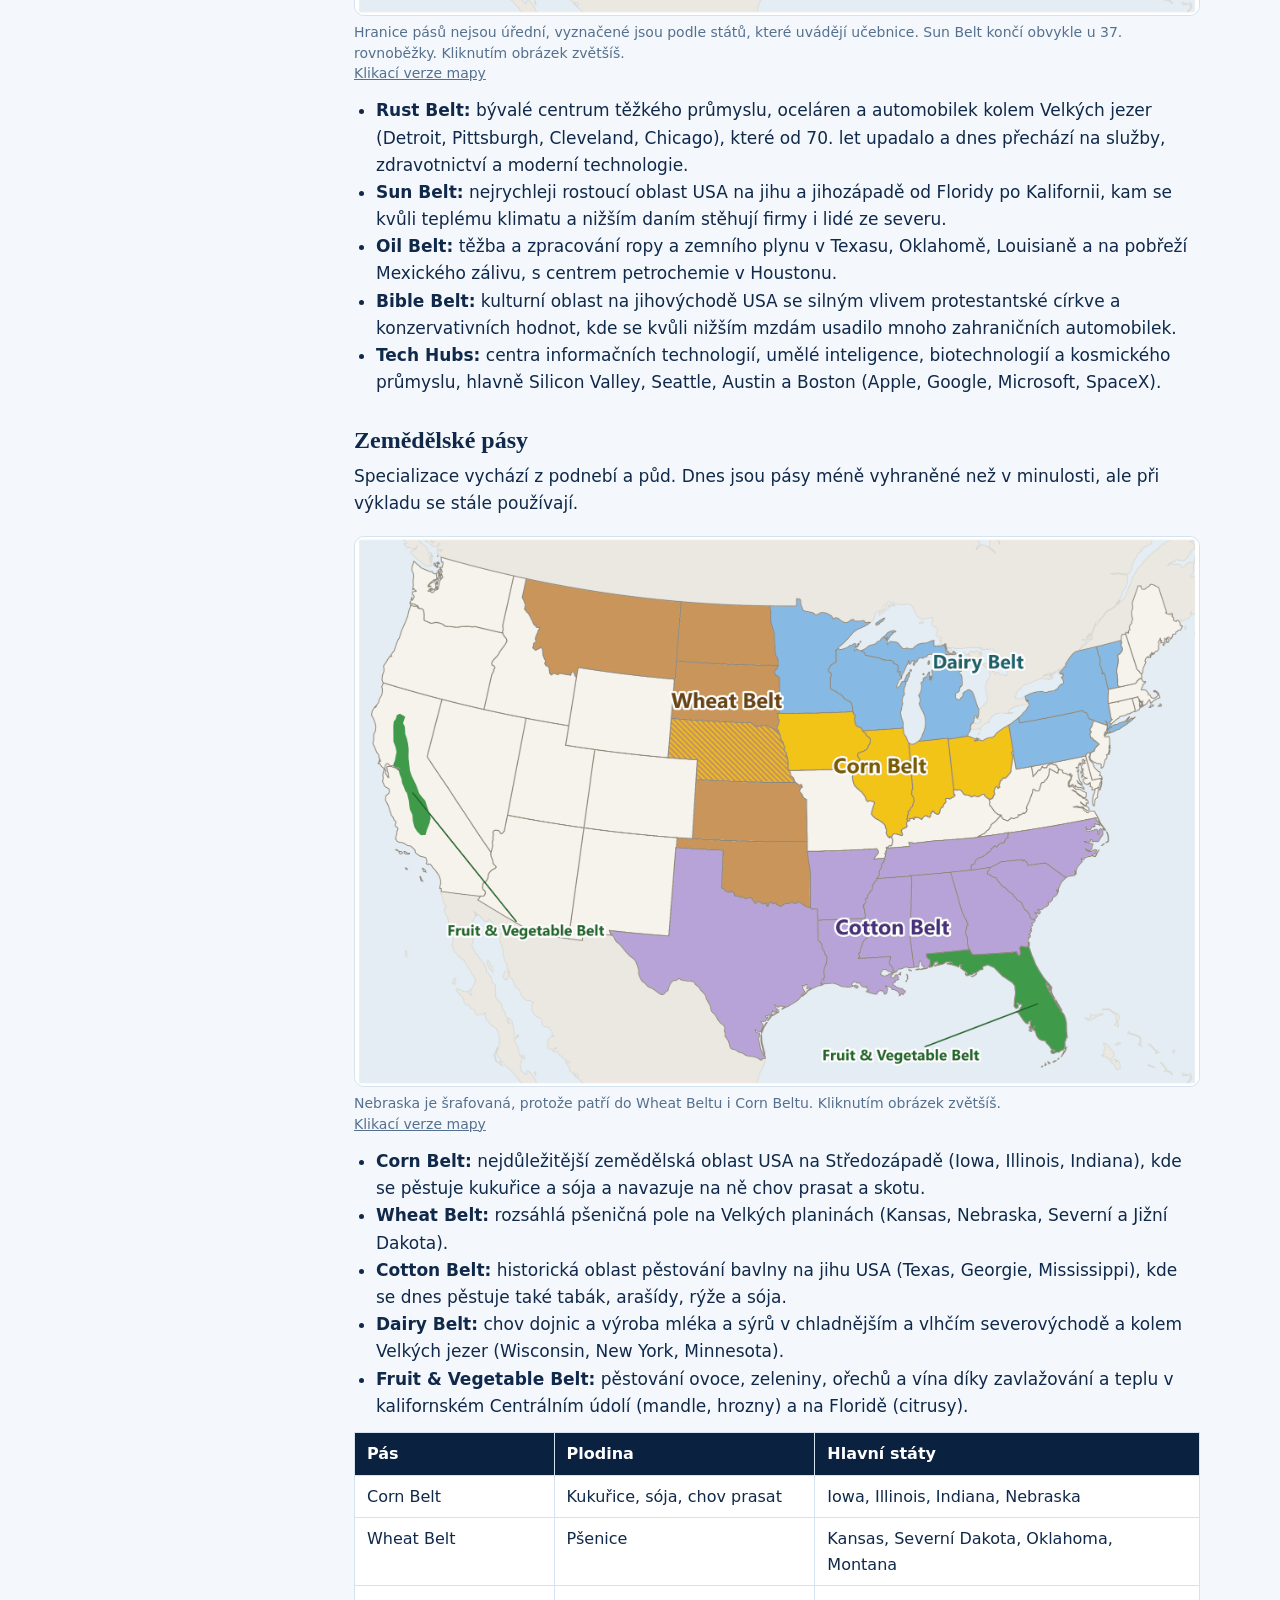
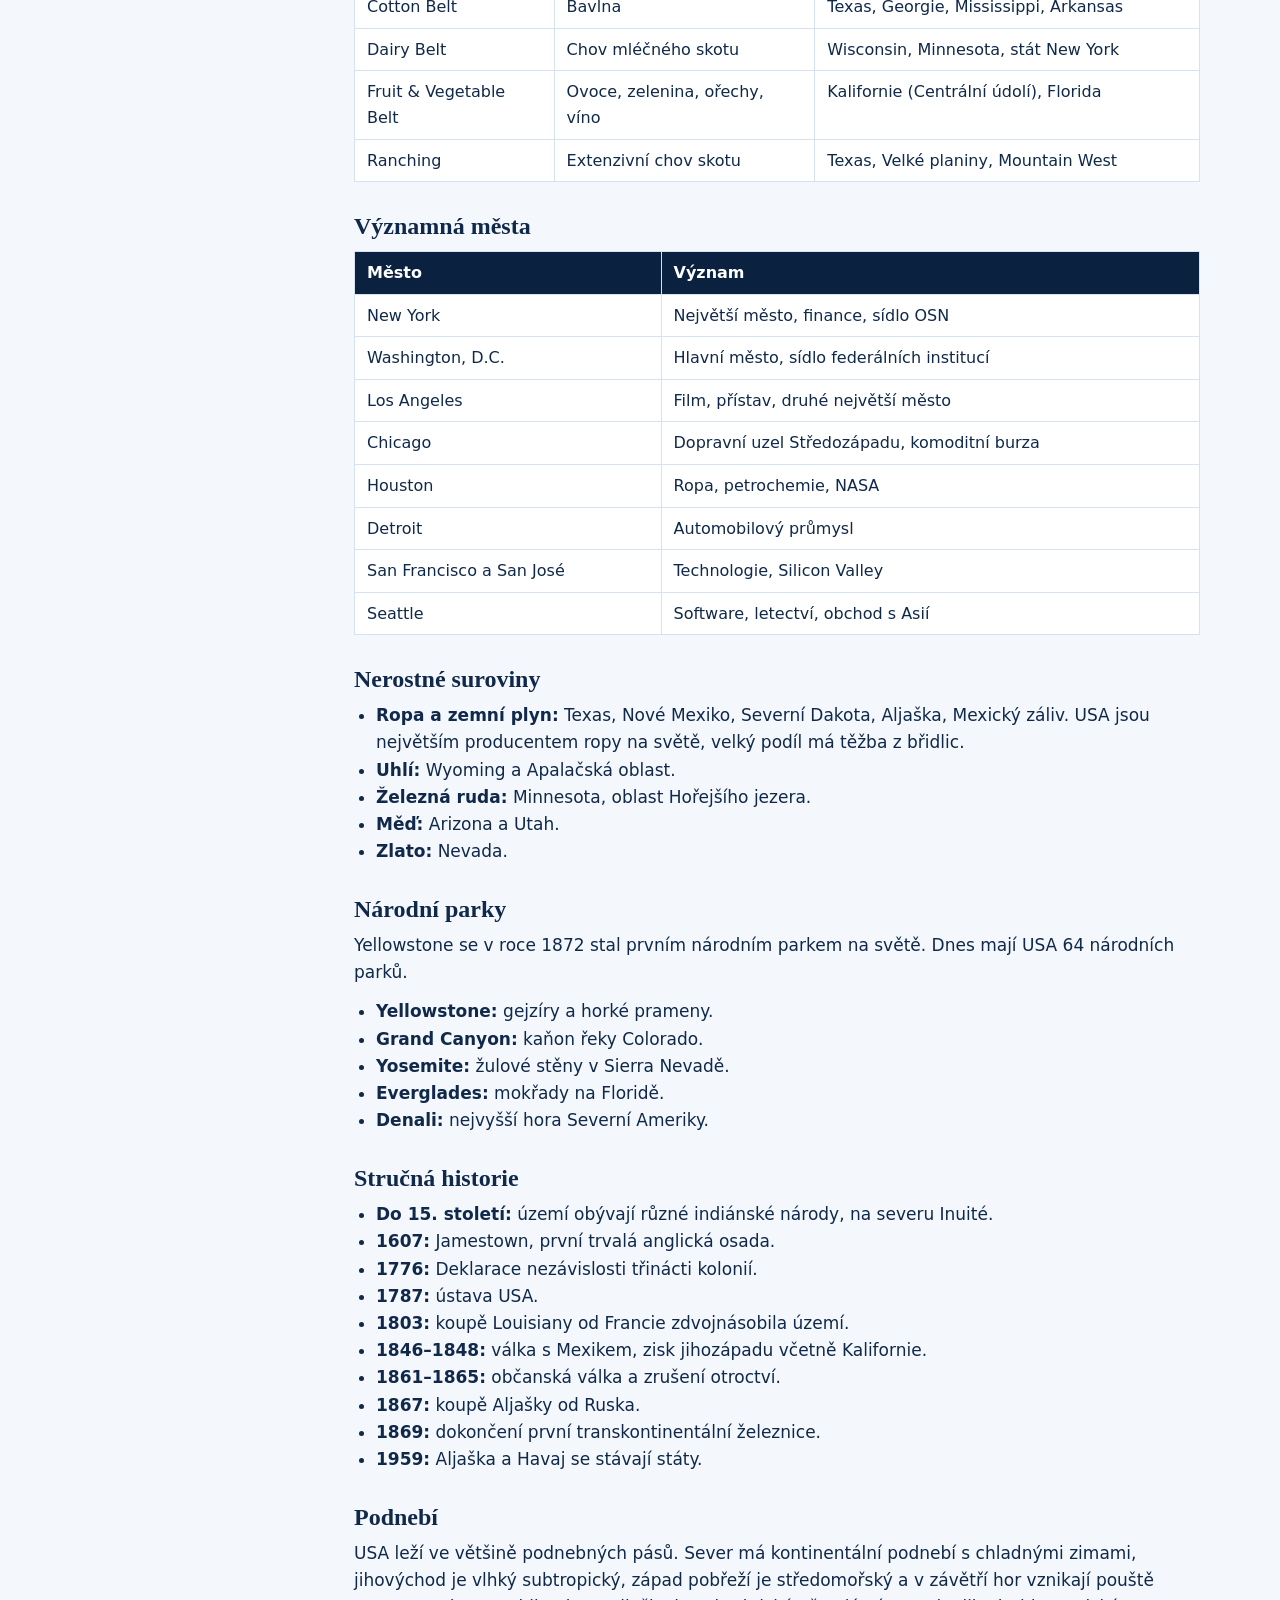
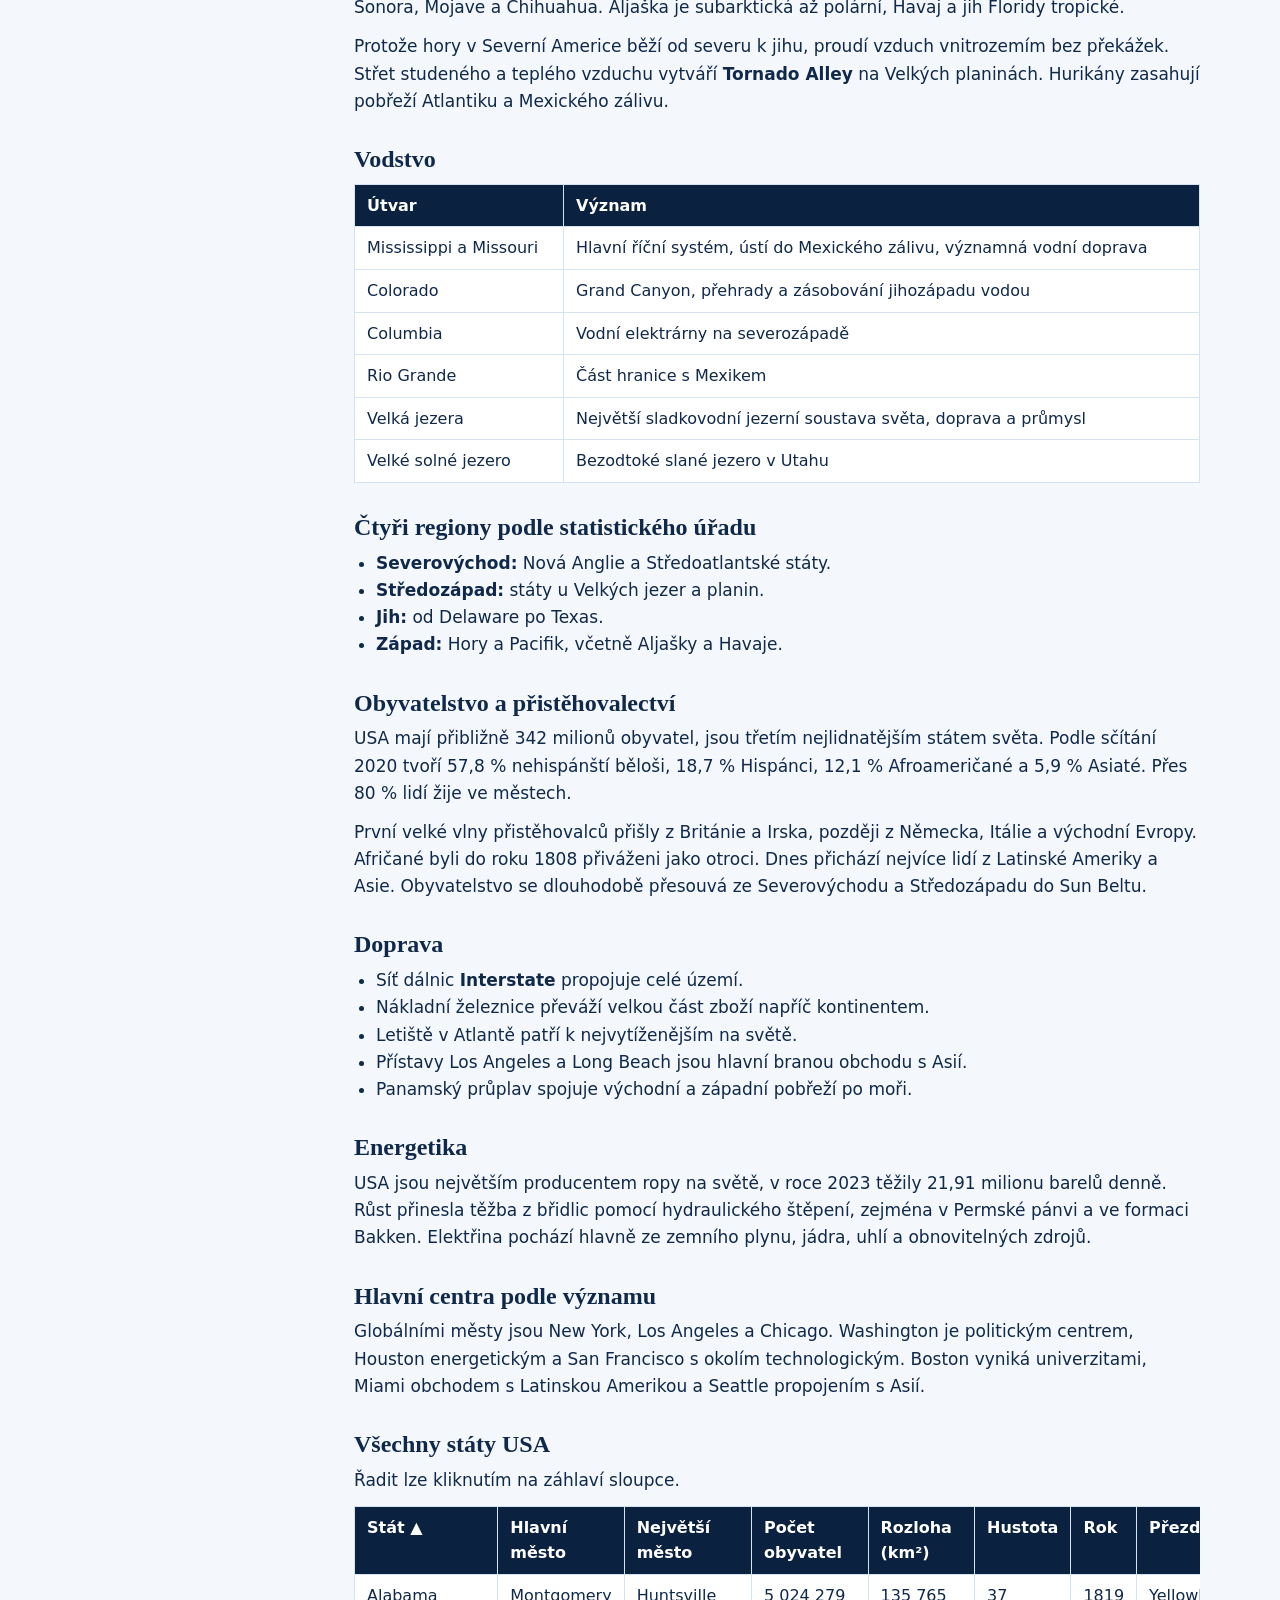
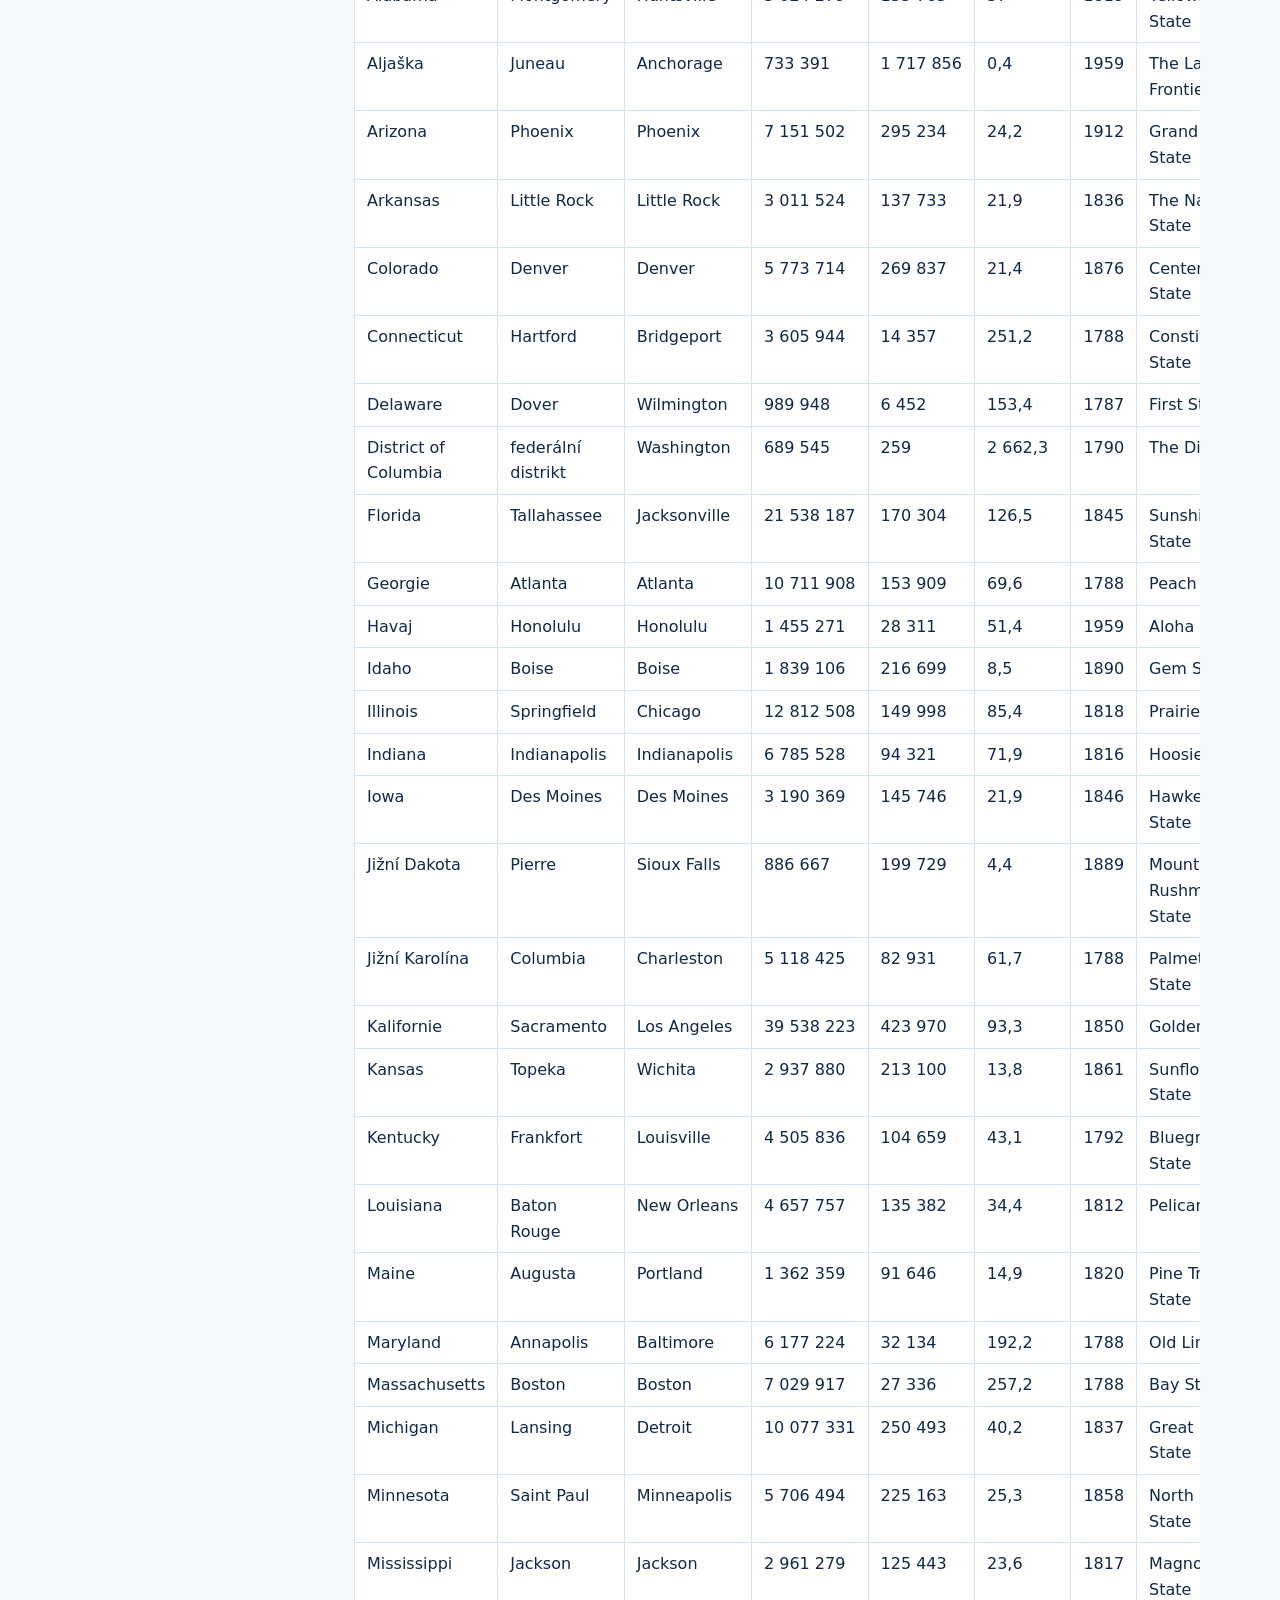
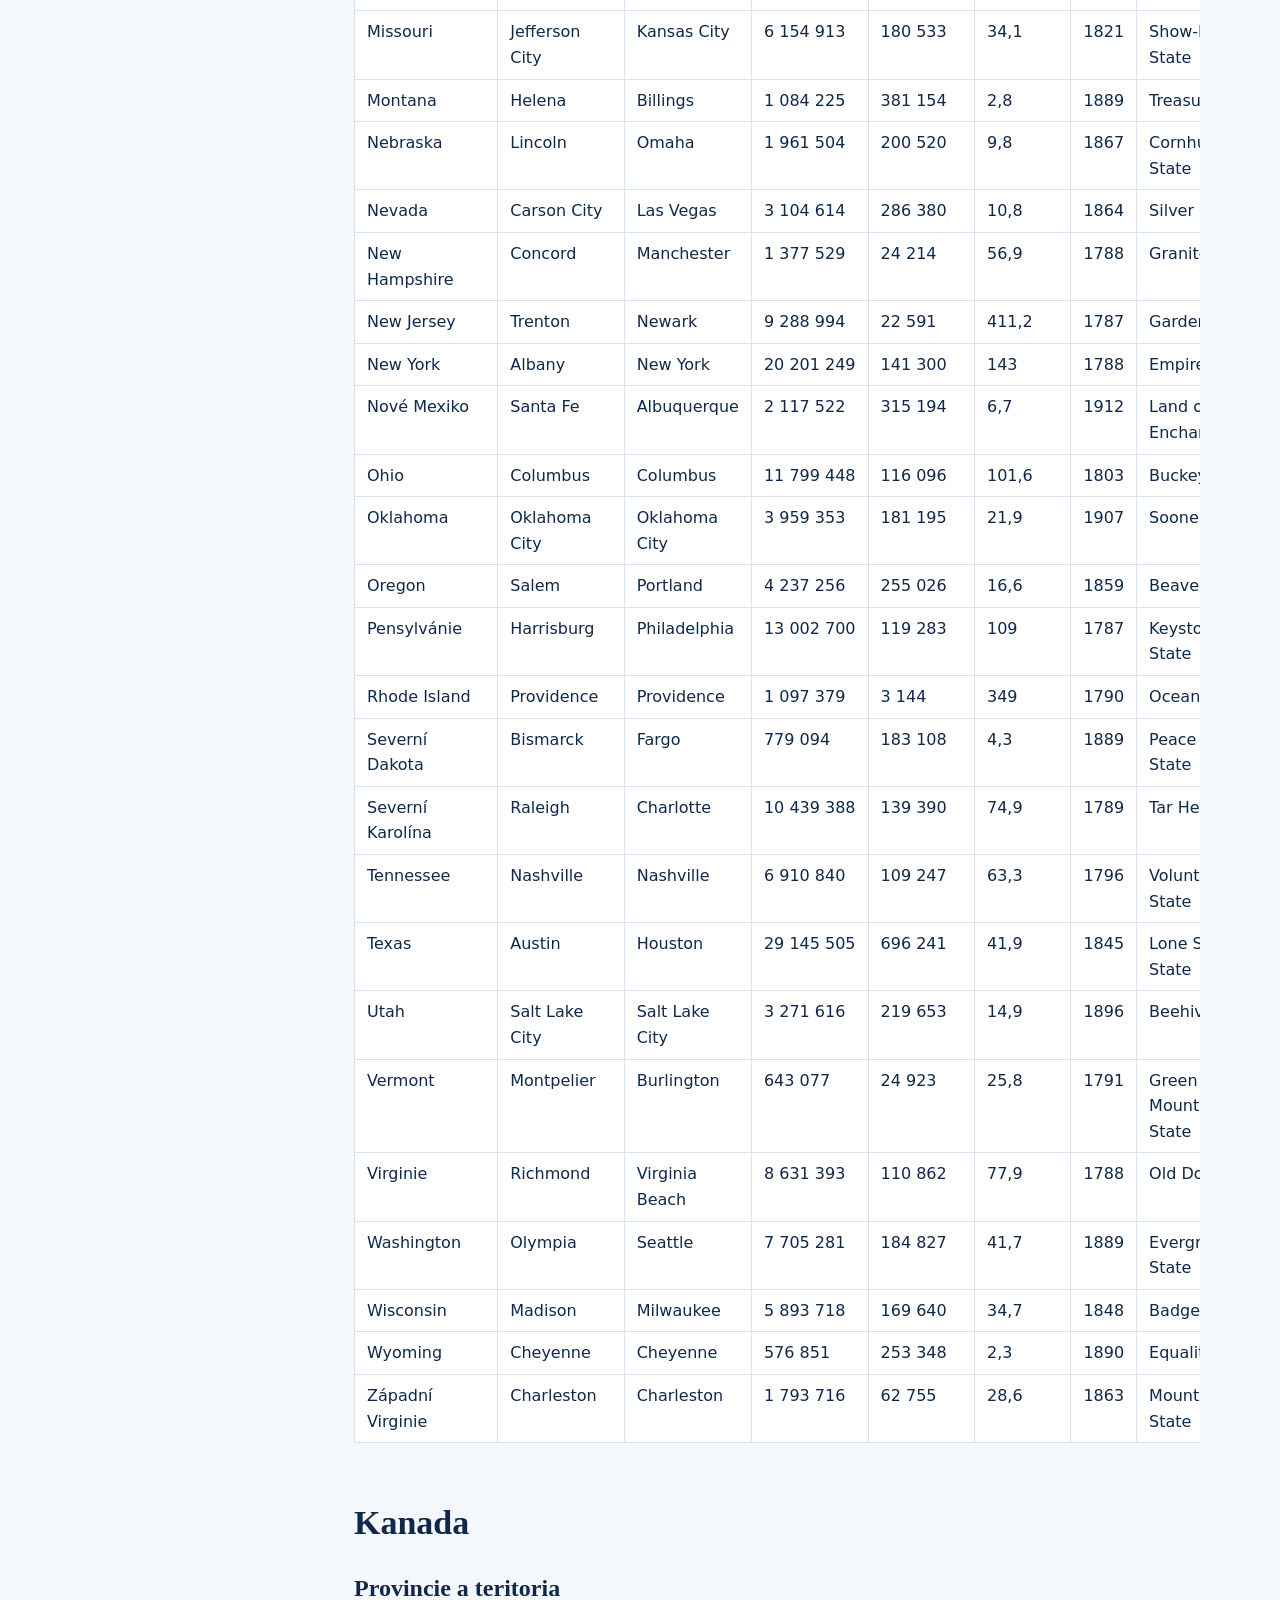
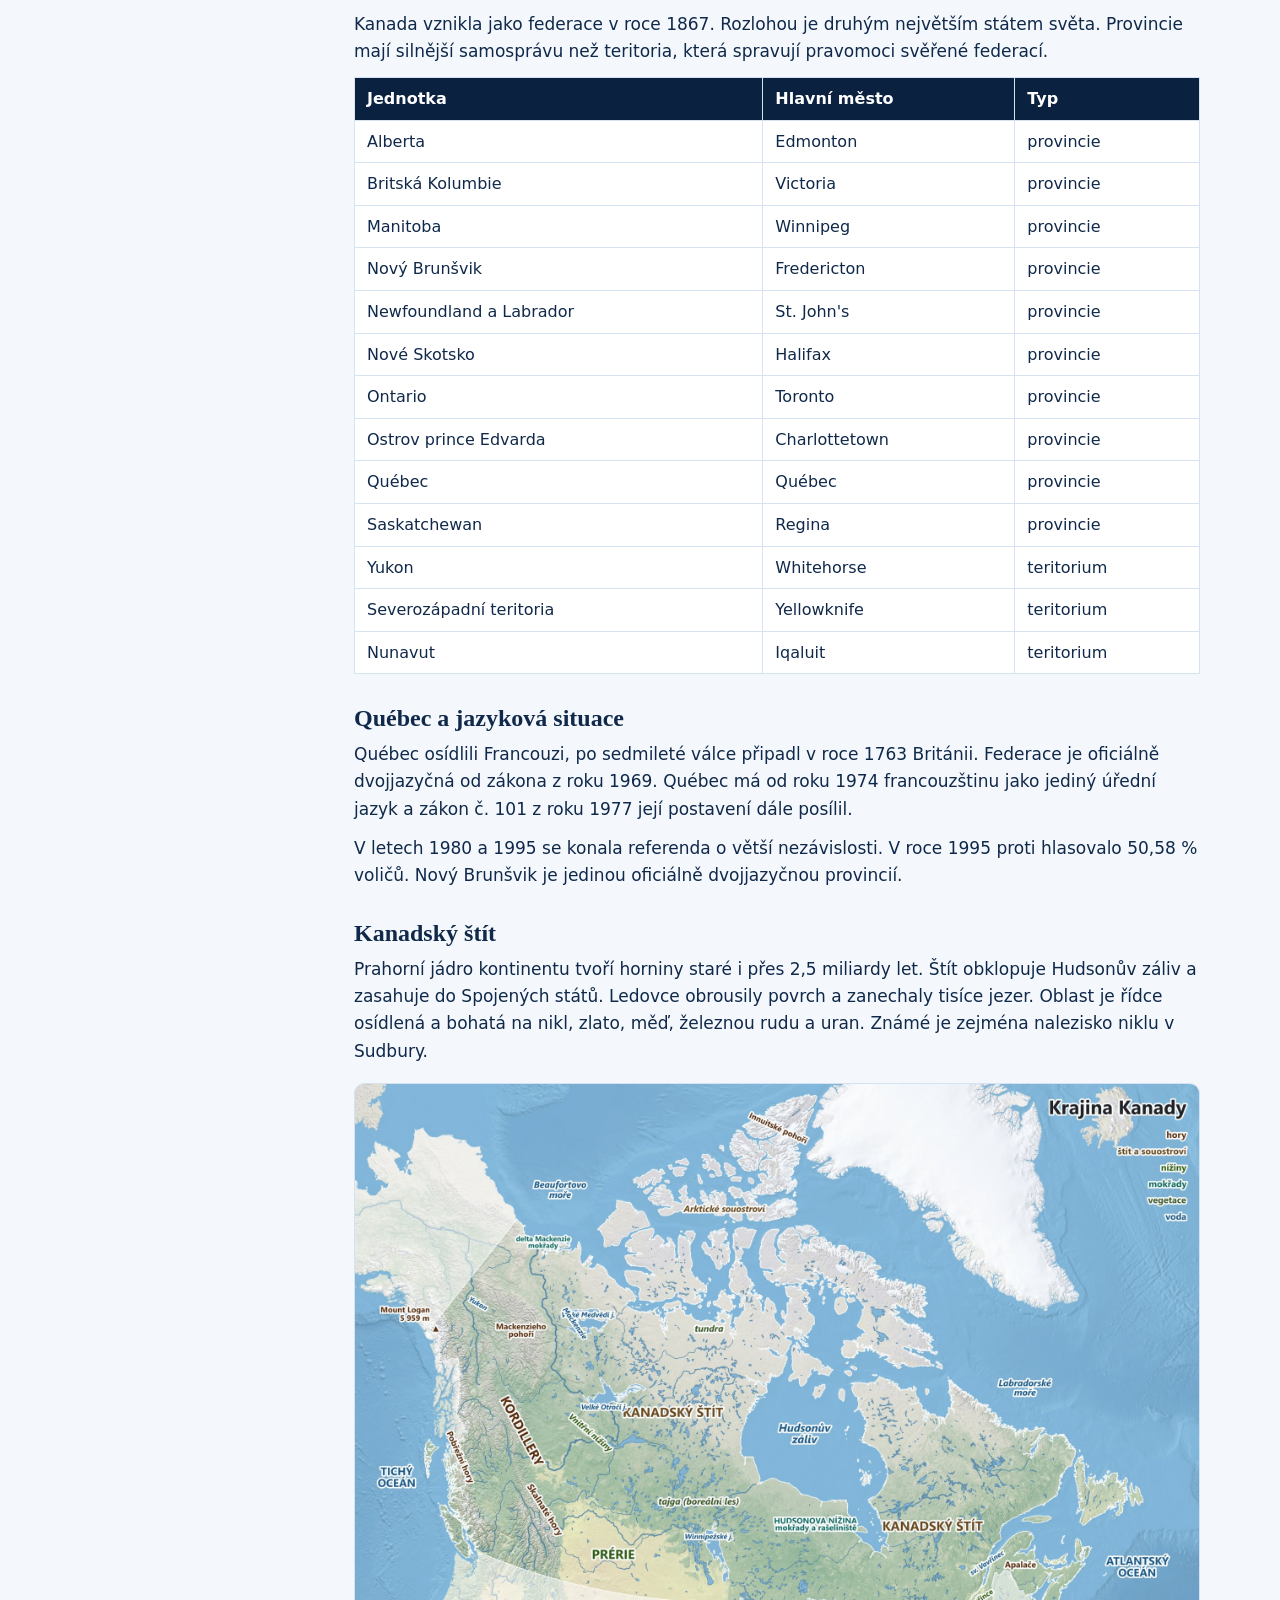
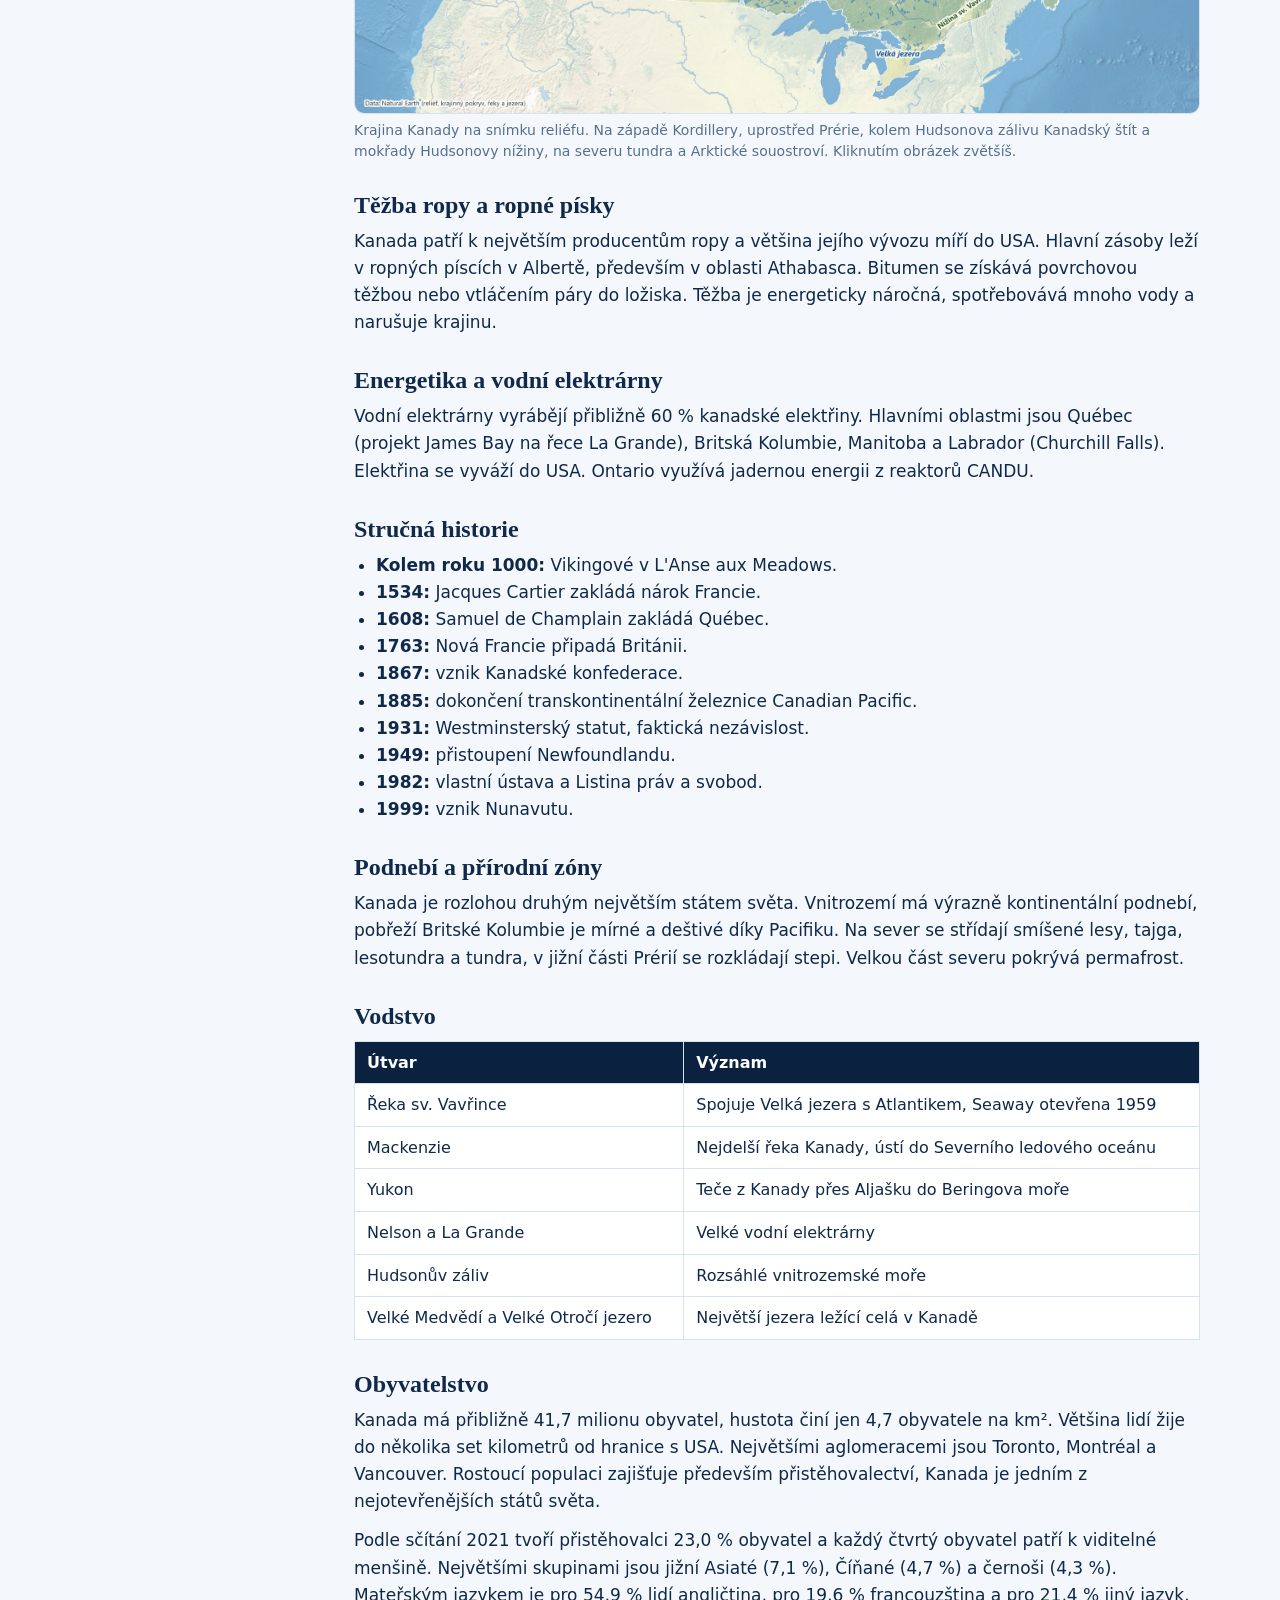
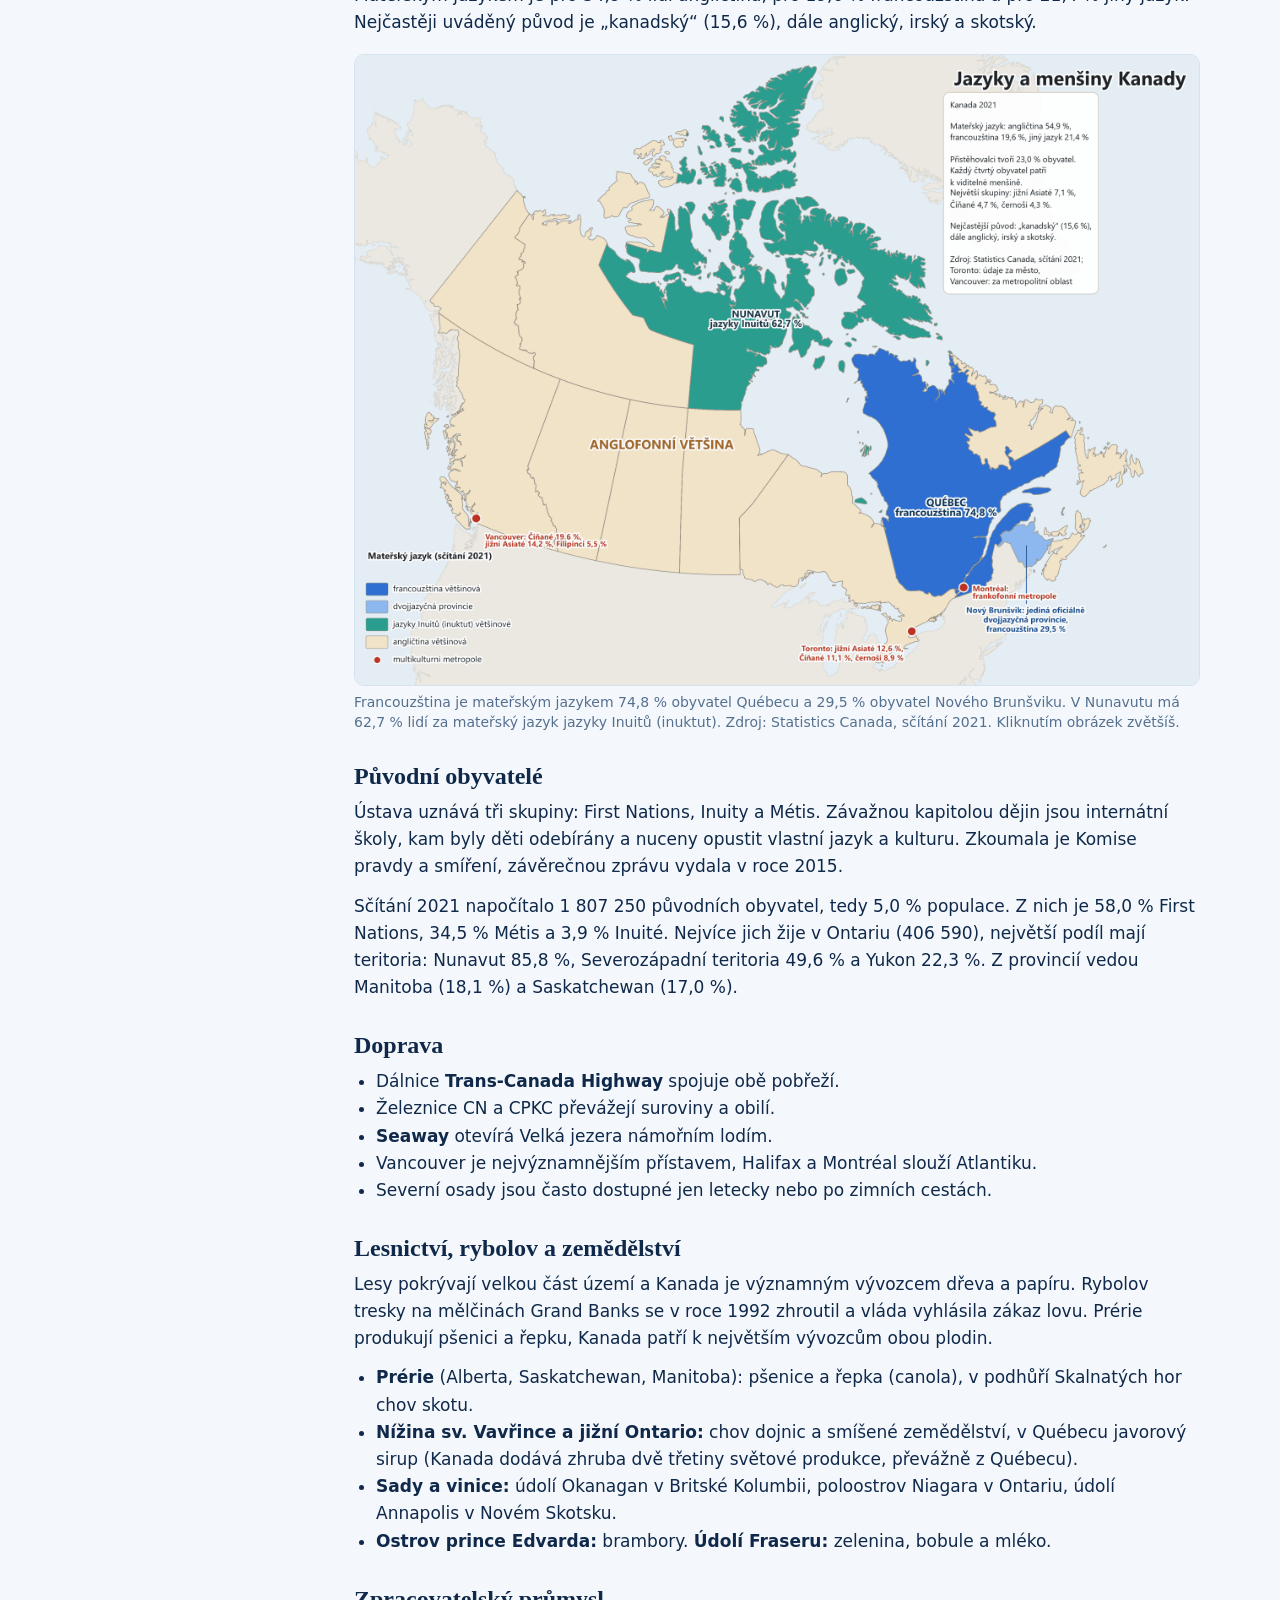
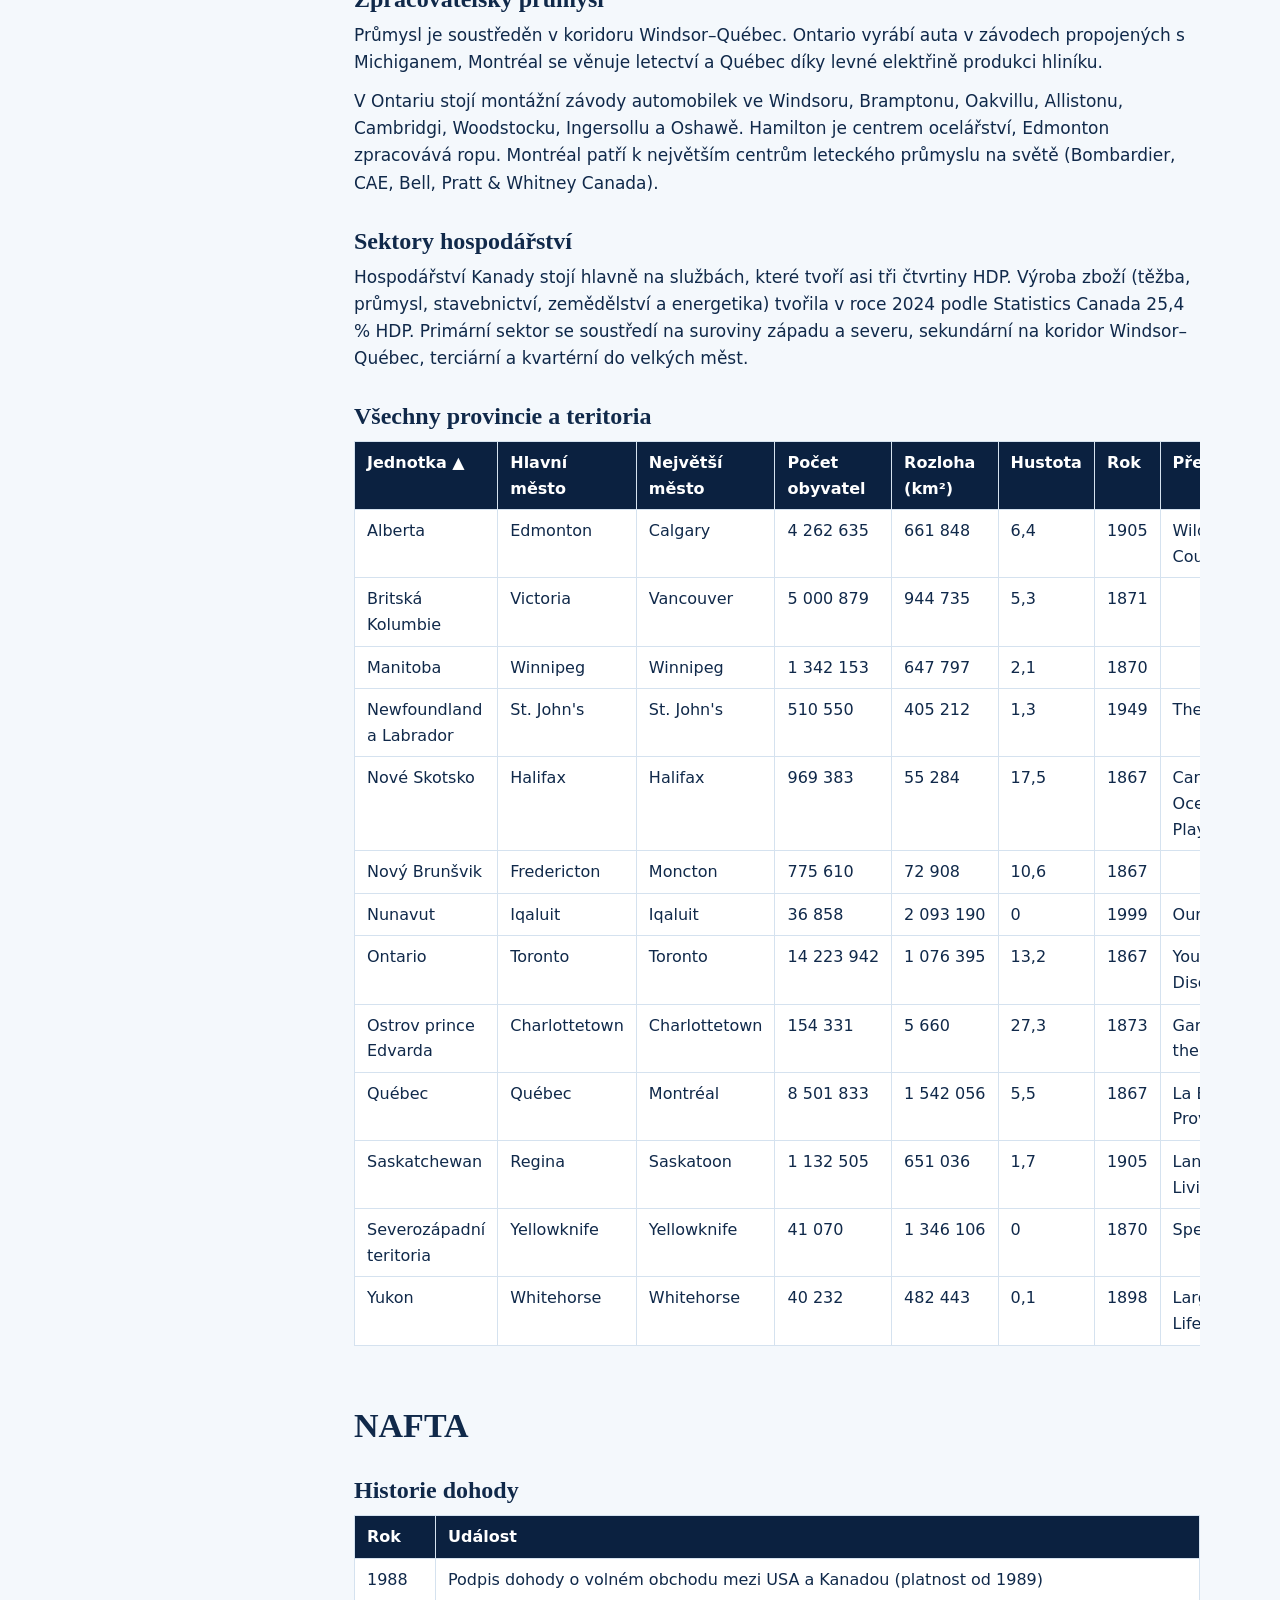
<file: rozsirene.html>
<!doctype html>
<html lang="cs">
<head>
<meta charset="utf-8"><meta name="viewport" content="width=device-width,initial-scale=1">
<title>Rozšířené informace | USA &amp; Canada</title>
<link rel="icon" href="assets/favicon.svg" type="image/svg+xml">
<link rel="stylesheet" href="css/style.css">
</head>
<body>
<header class="top" id="top"></header>
<div class="pagehead"><div class="wrap"><h1>Rozšířené informace</h1><p>Podrobnosti, které se hodí k maturitě.</p></div></div>
<div class="wrap layout">
<nav class="toc" aria-label="Obsah">
  <b>USA</b>
  <a href="#politika">Politický systém</a><a href="#oblasti">Hospodářské oblasti</a><a href="#h-pasy">Hospodářské pásy</a><a href="#pasy">Zemědělské pásy</a><a href="#mesta">Významná města</a><a href="#suroviny">Nerostné suroviny</a><a href="#parky">Národní parky</a><a href="#u-hist">Historie</a><a href="#u-klima">Podnebí</a><a href="#u-voda">Vodstvo</a><a href="#u-regiony">Regiony</a><a href="#u-demo">Obyvatelstvo</a><a href="#u-doprava">Doprava</a><a href="#u-energie">Energetika</a><a href="#u-mesta-velke">Hlavní centra</a><a href="#u-tab">Všechny státy</a>
  <b>Kanada</b>
  <a href="#provincie">Provincie a teritoria</a><a href="#quebec">Québec a jazyky</a><a href="#stit">Kanadský štít</a><a href="#ropa">Ropa a ropné písky</a><a href="#energie">Energetika</a><a href="#c-hist">Historie</a><a href="#c-klima">Podnebí a zóny</a><a href="#c-voda">Vodstvo</a><a href="#c-demo">Obyvatelstvo</a><a href="#c-puvodni">Původní obyvatelé</a><a href="#c-doprava">Doprava</a><a href="#c-primar">Lesy, ryby, zemědělství</a><a href="#c-prum">Průmysl</a><a href="#c-sektory">Sektory hospodářství</a><a href="#c-tab">Všechny provincie</a>
  <b>NAFTA</b>
  <a href="#historie">Historie dohody</a><a href="#clenove">Členské státy</a><a href="#vyhody">Výhody a nevýhody</a><a href="#rozdil">NAFTA a USMCA</a><a href="#auta">Automobilový průmysl</a><a href="#n-srov">Srovnání tří států</a><a href="#n-obchod">Statistika obchodu</a><a href="#n-mex">Maquiladoras</a><a href="#n-spory">Spory</a><a href="#n-2026">Přezkum 2026</a>
</nav>
<article>
<section class="part">
<h2>USA</h2>
<h3 id="politika">Politický systém a federální uspořádání</h3>
<p>USA jsou federací 50 států a federálního distriktu Columbia. Ústava z roku 1787 rozděluje pravomoci mezi federaci a státy a dělí moc na tři složky, které se navzájem kontrolují.</p>
<div class="tblw"><table><tr><th>Moc</th><th>Orgán</th><th>Základní informace</th></tr>
<tr><td>Výkonná</td><td>Prezident</td><td>Volen nepřímo sborem volitelů na 4 roky, nejvýše na dvě funkční období.</td></tr>
<tr><td>Zákonodárná</td><td>Kongres</td><td>Senát má 100 členů, po dvou z každého státu. Sněmovna reprezentantů má 435 členů podle počtu obyvatel státu.</td></tr>
<tr><td>Soudní</td><td>Nejvyšší soud</td><td>Devět soudců, jmenováni prezidentem se souhlasem Senátu, zpravidla doživotně.</td></tr></table></div>
<p>Každý stát má vlastní ústavu, guvernéra, zákonodárný sbor a soudy. Politice dominují dvě strany, demokraté a republikáni.</p>
<h3 id="oblasti">Hospodářské oblasti</h3>
<ul><li><b>Severovýchod:</b> finance, obchod, věda a univerzity, megalopolis BosWash.</li><li><b>Oblast Velkých jezer:</b> tradiční těžký a automobilový průmysl. Úpadek části odvětví dal vzniknout pojmu Rust Belt.</li><li><b>Sun Belt:</b> jih a jihozápad, rychlý růst obyvatel, elektronika, letectví a energetika.</li><li><b>Tichomořské pobřeží:</b> technologie, letecký průmysl, film a obchod s Asií.</li><li><b>Středozápad a Velké planiny:</b> vysoce mechanizované zemědělství a potravinářství.</li></ul>
<h3 id="h-pasy">Hospodářské pásy</h3>
<figure class="mapfig"><a href="assets/mapy/pasy-prumysl.png" target="_blank" rel="noopener"><img src="assets/mapy/pasy-prumysl.png" width="2000" height="1303" loading="lazy" alt="Mapa hospodářských pásů USA: Rust Belt, Sun Belt, Oil Belt, Bible Belt a Tech Hubs"></a><figcaption>Hranice pásů nejsou úřední, vyznačené jsou podle států, které uvádějí učebnice. Sun Belt končí obvykle u 37. rovnoběžky. Kliknutím obrázek zvětšíš. <a href="prehled.html#mapy-pasy">Klikací verze mapy</a></figcaption></figure>
<ul>
<li><b>Rust Belt:</b> bývalé centrum těžkého průmyslu, oceláren a automobilek kolem Velkých jezer (Detroit, Pittsburgh, Cleveland, Chicago), které od 70. let upadalo a dnes přechází na služby, zdravotnictví a moderní technologie.</li>
<li><b>Sun Belt:</b> nejrychleji rostoucí oblast USA na jihu a jihozápadě od Floridy po Kalifornii, kam se kvůli teplému klimatu a nižším daním stěhují firmy i lidé ze severu.</li>
<li><b>Oil Belt:</b> těžba a zpracování ropy a zemního plynu v Texasu, Oklahomě, Louisianě a na pobřeží Mexického zálivu, s centrem petrochemie v Houstonu.</li>
<li><b>Bible Belt:</b> kulturní oblast na jihovýchodě USA se silným vlivem protestantské církve a konzervativních hodnot, kde se kvůli nižším mzdám usadilo mnoho zahraničních automobilek.</li>
<li><b>Tech Hubs:</b> centra informačních technologií, umělé inteligence, biotechnologií a kosmického průmyslu, hlavně Silicon Valley, Seattle, Austin a Boston (Apple, Google, Microsoft, SpaceX).</li>
</ul>
<h3 id="pasy">Zemědělské pásy</h3>
<p>Specializace vychází z podnebí a půd. Dnes jsou pásy méně vyhraněné než v minulosti, ale při výkladu se stále používají.</p>
<figure class="mapfig"><a href="assets/mapy/pasy-zemedelstvi.png" target="_blank" rel="noopener"><img src="assets/mapy/pasy-zemedelstvi.png" width="2000" height="1303" loading="lazy" alt="Mapa zemědělských pásů USA: Corn Belt, Wheat Belt, Cotton Belt, Dairy Belt a Fruit &amp; Vegetable Belt"></a><figcaption>Nebraska je šrafovaná, protože patří do Wheat Beltu i Corn Beltu. Kliknutím obrázek zvětšíš. <a href="prehled.html#mapy-zemedelstvi">Klikací verze mapy</a></figcaption></figure>
<ul>
<li><b>Corn Belt:</b> nejdůležitější zemědělská oblast USA na Středozápadě (Iowa, Illinois, Indiana), kde se pěstuje kukuřice a sója a navazuje na ně chov prasat a skotu.</li>
<li><b>Wheat Belt:</b> rozsáhlá pšeničná pole na Velkých planinách (Kansas, Nebraska, Severní a Jižní Dakota).</li>
<li><b>Cotton Belt:</b> historická oblast pěstování bavlny na jihu USA (Texas, Georgie, Mississippi), kde se dnes pěstuje také tabák, arašídy, rýže a sója.</li>
<li><b>Dairy Belt:</b> chov dojnic a výroba mléka a sýrů v chladnějším a vlhčím severovýchodě a kolem Velkých jezer (Wisconsin, New York, Minnesota).</li>
<li><b>Fruit &amp; Vegetable Belt:</b> pěstování ovoce, zeleniny, ořechů a vína díky zavlažování a teplu v kalifornském Centrálním údolí (mandle, hrozny) a na Floridě (citrusy).</li>
</ul>
<div class="tblw"><table><tr><th>Pás</th><th>Plodina</th><th>Hlavní státy</th></tr>
<tr><td>Corn Belt</td><td>Kukuřice, sója, chov prasat</td><td>Iowa, Illinois, Indiana, Nebraska</td></tr>
<tr><td>Wheat Belt</td><td>Pšenice</td><td>Kansas, Severní Dakota, Oklahoma, Montana</td></tr>
<tr><td>Cotton Belt</td><td>Bavlna</td><td>Texas, Georgie, Mississippi, Arkansas</td></tr>
<tr><td>Dairy Belt</td><td>Chov mléčného skotu</td><td>Wisconsin, Minnesota, stát New York</td></tr>
<tr><td>Fruit &amp; Vegetable Belt</td><td>Ovoce, zelenina, ořechy, víno</td><td>Kalifornie (Centrální údolí), Florida</td></tr>
<tr><td>Ranching</td><td>Extenzivní chov skotu</td><td>Texas, Velké planiny, Mountain West</td></tr></table></div>
<h3 id="mesta">Významná města</h3>
<div class="tblw"><table><tr><th>Město</th><th>Význam</th></tr>
<tr><td>New York</td><td>Největší město, finance, sídlo OSN</td></tr><tr><td>Washington, D.C.</td><td>Hlavní město, sídlo federálních institucí</td></tr><tr><td>Los Angeles</td><td>Film, přístav, druhé největší město</td></tr><tr><td>Chicago</td><td>Dopravní uzel Středozápadu, komoditní burza</td></tr><tr><td>Houston</td><td>Ropa, petrochemie, NASA</td></tr><tr><td>Detroit</td><td>Automobilový průmysl</td></tr><tr><td>San Francisco a San José</td><td>Technologie, Silicon Valley</td></tr><tr><td>Seattle</td><td>Software, letectví, obchod s Asií</td></tr></table></div>
<h3 id="suroviny">Nerostné suroviny</h3>
<ul><li><b>Ropa a zemní plyn:</b> Texas, Nové Mexiko, Severní Dakota, Aljaška, Mexický záliv. USA jsou největším producentem ropy na světě, velký podíl má těžba z břidlic.</li><li><b>Uhlí:</b> Wyoming a Apalačská oblast.</li><li><b>Železná ruda:</b> Minnesota, oblast Hořejšího jezera.</li><li><b>Měď:</b> Arizona a Utah.</li><li><b>Zlato:</b> Nevada.</li></ul>
<h3 id="parky">Národní parky</h3>
<p>Yellowstone se v roce 1872 stal prvním národním parkem na světě. Dnes mají USA 64 národních parků.</p>
<ul><li><b>Yellowstone:</b> gejzíry a horké prameny.</li><li><b>Grand Canyon:</b> kaňon řeky Colorado.</li><li><b>Yosemite:</b> žulové stěny v Sierra Nevadě.</li><li><b>Everglades:</b> mokřady na Floridě.</li><li><b>Denali:</b> nejvyšší hora Severní Ameriky.</li></ul>
<h3 id="u-hist">Stručná historie</h3>
<ul><li><b>Do 15. století:</b> území obývají různé indiánské národy, na severu Inuité.</li><li><b>1607:</b> Jamestown, první trvalá anglická osada.</li><li><b>1776:</b> Deklarace nezávislosti třinácti kolonií.</li><li><b>1787:</b> ústava USA.</li><li><b>1803:</b> koupě Louisiany od Francie zdvojnásobila území.</li><li><b>1846–1848:</b> válka s Mexikem, zisk jihozápadu včetně Kalifornie.</li><li><b>1861–1865:</b> občanská válka a zrušení otroctví.</li><li><b>1867:</b> koupě Aljašky od Ruska.</li><li><b>1869:</b> dokončení první transkontinentální železnice.</li><li><b>1959:</b> Aljaška a Havaj se stávají státy.</li></ul>
<h3 id="u-klima">Podnebí</h3>
<p>USA leží ve většině podnebných pásů. Sever má kontinentální podnebí s chladnými zimami, jihovýchod je vlhký subtropický, západ pobřeží je středomořský a v závětří hor vznikají pouště Sonora, Mojave a Chihuahua. Aljaška je subarktická až polární, Havaj a jih Floridy tropické.</p>
<p>Protože hory v Severní Americe běží od severu k jihu, proudí vzduch vnitrozemím bez překážek. Střet studeného a teplého vzduchu vytváří <b>Tornado Alley</b> na Velkých planinách. Hurikány zasahují pobřeží Atlantiku a Mexického zálivu.</p>
<h3 id="u-voda">Vodstvo</h3>
<div class="tblw"><table><tr><th>Útvar</th><th>Význam</th></tr><tr><td>Mississippi a Missouri</td><td>Hlavní říční systém, ústí do Mexického zálivu, významná vodní doprava</td></tr><tr><td>Colorado</td><td>Grand Canyon, přehrady a zásobování jihozápadu vodou</td></tr><tr><td>Columbia</td><td>Vodní elektrárny na severozápadě</td></tr><tr><td>Rio Grande</td><td>Část hranice s Mexikem</td></tr><tr><td>Velká jezera</td><td>Největší sladkovodní jezerní soustava světa, doprava a průmysl</td></tr><tr><td>Velké solné jezero</td><td>Bezodtoké slané jezero v Utahu</td></tr></table></div>
<h3 id="u-regiony">Čtyři regiony podle statistického úřadu</h3>
<ul><li><b>Severovýchod:</b> Nová Anglie a Středoatlantské státy.</li><li><b>Středozápad:</b> státy u Velkých jezer a planin.</li><li><b>Jih:</b> od Delaware po Texas.</li><li><b>Západ:</b> Hory a Pacifik, včetně Aljašky a Havaje.</li></ul>
<h3 id="u-demo">Obyvatelstvo a přistěhovalectví</h3>
<p>USA mají přibližně 342 milionů obyvatel, jsou třetím nejlidnatějším státem světa. Podle sčítání 2020 tvoří 57,8 % nehispánští běloši, 18,7 % Hispánci, 12,1 % Afroameričané a 5,9 % Asiaté. Přes 80 % lidí žije ve městech.</p>
<p>První velké vlny přistěhovalců přišly z Británie a Irska, později z Německa, Itálie a východní Evropy. Afričané byli do roku 1808 přiváženi jako otroci. Dnes přichází nejvíce lidí z Latinské Ameriky a Asie. Obyvatelstvo se dlouhodobě přesouvá ze Severovýchodu a Středozápadu do Sun Beltu.</p>
<h3 id="u-doprava">Doprava</h3>
<ul><li>Síť dálnic <b>Interstate</b> propojuje celé území.</li><li>Nákladní železnice převáží velkou část zboží napříč kontinentem.</li><li>Letiště v Atlantě patří k nejvytíženějším na světě.</li><li>Přístavy Los Angeles a Long Beach jsou hlavní branou obchodu s Asií.</li><li>Panamský průplav spojuje východní a západní pobřeží po moři.</li></ul>
<h3 id="u-energie">Energetika</h3>
<p>USA jsou největším producentem ropy na světě, v roce 2023 těžily 21,91 milionu barelů denně. Růst přinesla těžba z břidlic pomocí hydraulického štěpení, zejména v Permské pánvi a ve formaci Bakken. Elektřina pochází hlavně ze zemního plynu, jádra, uhlí a obnovitelných zdrojů.</p>
<h3 id="u-mesta-velke">Hlavní centra podle významu</h3>
<p>Globálními městy jsou New York, Los Angeles a Chicago. Washington je politickým centrem, Houston energetickým a San Francisco s okolím technologickým. Boston vyniká univerzitami, Miami obchodem s Latinskou Amerikou a Seattle propojením s Asií.</p>
<h3 id="u-tab">Všechny státy USA</h3><p>Řadit lze kliknutím na záhlaví sloupce.</p><div class="tblw" id="tbl-us"></div>
</section>
<section class="part">
<h2>Kanada</h2>
<h3 id="provincie">Provincie a teritoria</h3>
<p>Kanada vznikla jako federace v roce 1867. Rozlohou je druhým největším státem světa. Provincie mají silnější samosprávu než teritoria, která spravují pravomoci svěřené federací.</p>
<div class="tblw"><table><tr><th>Jednotka</th><th>Hlavní město</th><th>Typ</th></tr>
<tr><td>Alberta</td><td>Edmonton</td><td>provincie</td></tr><tr><td>Britská Kolumbie</td><td>Victoria</td><td>provincie</td></tr><tr><td>Manitoba</td><td>Winnipeg</td><td>provincie</td></tr><tr><td>Nový Brunšvik</td><td>Fredericton</td><td>provincie</td></tr><tr><td>Newfoundland a Labrador</td><td>St. John's</td><td>provincie</td></tr><tr><td>Nové Skotsko</td><td>Halifax</td><td>provincie</td></tr><tr><td>Ontario</td><td>Toronto</td><td>provincie</td></tr><tr><td>Ostrov prince Edvarda</td><td>Charlottetown</td><td>provincie</td></tr><tr><td>Québec</td><td>Québec</td><td>provincie</td></tr><tr><td>Saskatchewan</td><td>Regina</td><td>provincie</td></tr><tr><td>Yukon</td><td>Whitehorse</td><td>teritorium</td></tr><tr><td>Severozápadní teritoria</td><td>Yellowknife</td><td>teritorium</td></tr><tr><td>Nunavut</td><td>Iqaluit</td><td>teritorium</td></tr></table></div>
<h3 id="quebec">Québec a jazyková situace</h3>
<p>Québec osídlili Francouzi, po sedmileté válce připadl v roce 1763 Británii. Federace je oficiálně dvojjazyčná od zákona z roku 1969. Québec má od roku 1974 francouzštinu jako jediný úřední jazyk a zákon č. 101 z roku 1977 její postavení dále posílil.</p>
<p>V letech 1980 a 1995 se konala referenda o větší nezávislosti. V roce 1995 proti hlasovalo 50,58 % voličů. Nový Brunšvik je jedinou oficiálně dvojjazyčnou provincií.</p>
<h3 id="stit">Kanadský štít</h3>
<p>Prahorní jádro kontinentu tvoří horniny staré i přes 2,5 miliardy let. Štít obklopuje Hudsonův záliv a zasahuje do Spojených států. Ledovce obrousily povrch a zanechaly tisíce jezer. Oblast je řídce osídlená a bohatá na nikl, zlato, měď, železnou rudu a uran. Známé je zejména nalezisko niklu v Sudbury.</p>
<figure class="mapfig"><a href="assets/mapy/kanada-krajina.jpg" target="_blank" rel="noopener"><img src="assets/mapy/kanada-krajina.jpg" width="2000" height="1492" loading="lazy" alt="Krajina Kanady: Kordillery, Kanadský štít, Prérie, Hudsonova nížina, tundra a tajga"></a><figcaption>Krajina Kanady na snímku reliéfu. Na západě Kordillery, uprostřed Prérie, kolem Hudsonova zálivu Kanadský štít a mokřady Hudsonovy nížiny, na severu tundra a Arktické souostroví. Kliknutím obrázek zvětšíš.</figcaption></figure>
<h3 id="ropa">Těžba ropy a ropné písky</h3>
<p>Kanada patří k největším producentům ropy a většina jejího vývozu míří do USA. Hlavní zásoby leží v ropných píscích v Albertě, především v oblasti Athabasca. Bitumen se získává povrchovou těžbou nebo vtláčením páry do ložiska. Těžba je energeticky náročná, spotřebovává mnoho vody a narušuje krajinu.</p>
<h3 id="energie">Energetika a vodní elektrárny</h3>
<p>Vodní elektrárny vyrábějí přibližně 60 % kanadské elektřiny. Hlavními oblastmi jsou Québec (projekt James Bay na řece La Grande), Britská Kolumbie, Manitoba a Labrador (Churchill Falls). Elektřina se vyváží do USA. Ontario využívá jadernou energii z reaktorů CANDU.</p>
<h3 id="c-hist">Stručná historie</h3>
<ul><li><b>Kolem roku 1000:</b> Vikingové v L'Anse aux Meadows.</li><li><b>1534:</b> Jacques Cartier zakládá nárok Francie.</li><li><b>1608:</b> Samuel de Champlain zakládá Québec.</li><li><b>1763:</b> Nová Francie připadá Británii.</li><li><b>1867:</b> vznik Kanadské konfederace.</li><li><b>1885:</b> dokončení transkontinentální železnice Canadian Pacific.</li><li><b>1931:</b> Westminsterský statut, faktická nezávislost.</li><li><b>1949:</b> přistoupení Newfoundlandu.</li><li><b>1982:</b> vlastní ústava a Listina práv a svobod.</li><li><b>1999:</b> vznik Nunavutu.</li></ul>
<h3 id="c-klima">Podnebí a přírodní zóny</h3>
<p>Kanada je rozlohou druhým největším státem světa. Vnitrozemí má výrazně kontinentální podnebí, pobřeží Britské Kolumbie je mírné a deštivé díky Pacifiku. Na sever se střídají smíšené lesy, tajga, lesotundra a tundra, v jižní části Prérií se rozkládají stepi. Velkou část severu pokrývá permafrost.</p>
<h3 id="c-voda">Vodstvo</h3>
<div class="tblw"><table><tr><th>Útvar</th><th>Význam</th></tr><tr><td>Řeka sv. Vavřince</td><td>Spojuje Velká jezera s Atlantikem, Seaway otevřena 1959</td></tr><tr><td>Mackenzie</td><td>Nejdelší řeka Kanady, ústí do Severního ledového oceánu</td></tr><tr><td>Yukon</td><td>Teče z Kanady přes Aljašku do Beringova moře</td></tr><tr><td>Nelson a La Grande</td><td>Velké vodní elektrárny</td></tr><tr><td>Hudsonův záliv</td><td>Rozsáhlé vnitrozemské moře</td></tr><tr><td>Velké Medvědí a Velké Otročí jezero</td><td>Největší jezera ležící celá v Kanadě</td></tr></table></div>
<h3 id="c-demo">Obyvatelstvo</h3>
<p>Kanada má přibližně 41,7 milionu obyvatel, hustota činí jen 4,7 obyvatele na km². Většina lidí žije do několika set kilometrů od hranice s USA. Největšími aglomeracemi jsou Toronto, Montréal a Vancouver. Rostoucí populaci zajišťuje především přistěhovalectví, Kanada je jedním z nejotevřenějších států světa.</p>
<p>Podle sčítání 2021 tvoří přistěhovalci 23,0 % obyvatel a každý čtvrtý obyvatel patří k viditelné menšině. Největšími skupinami jsou jižní Asiaté (7,1 %), Číňané (4,7 %) a černoši (4,3 %). Mateřským jazykem je pro 54,9 % lidí angličtina, pro 19,6 % francouzština a pro 21,4 % jiný jazyk. Nejčastěji uváděný původ je „kanadský“ (15,6 %), dále anglický, irský a skotský.</p>
<figure class="mapfig"><a href="assets/mapy/kanada-jazyky.png" target="_blank" rel="noopener"><img src="assets/mapy/kanada-jazyky.png" width="2000" height="1492" loading="lazy" alt="Mapa jazyků a menšin Kanady: frankofonní Québec, dvojjazyčný Nový Brunšvik, Nunavut s jazyky Inuitů a multikulturní Toronto a Vancouver"></a><figcaption>Francouzština je mateřským jazykem 74,8 % obyvatel Québecu a 29,5 % obyvatel Nového Brunšviku. V Nunavutu má 62,7 % lidí za mateřský jazyk jazyky Inuitů (inuktut). Zdroj: Statistics Canada, sčítání 2021. Kliknutím obrázek zvětšíš.</figcaption></figure>
<h3 id="c-puvodni">Původní obyvatelé</h3>
<p>Ústava uznává tři skupiny: First Nations, Inuity a Métis. Závažnou kapitolou dějin jsou internátní školy, kam byly děti odebírány a nuceny opustit vlastní jazyk a kulturu. Zkoumala je Komise pravdy a smíření, závěrečnou zprávu vydala v roce 2015.</p>
<p>Sčítání 2021 napočítalo 1 807 250 původních obyvatel, tedy 5,0 % populace. Z nich je 58,0 % First Nations, 34,5 % Métis a 3,9 % Inuité. Nejvíce jich žije v Ontariu (406 590), největší podíl mají teritoria: Nunavut 85,8 %, Severozápadní teritoria 49,6 % a Yukon 22,3 %. Z provincií vedou Manitoba (18,1 %) a Saskatchewan (17,0 %).</p>
<h3 id="c-doprava">Doprava</h3>
<ul><li>Dálnice <b>Trans-Canada Highway</b> spojuje obě pobřeží.</li><li>Železnice CN a CPKC převážejí suroviny a obilí.</li><li><b>Seaway</b> otevírá Velká jezera námořním lodím.</li><li>Vancouver je nejvýznamnějším přístavem, Halifax a Montréal slouží Atlantiku.</li><li>Severní osady jsou často dostupné jen letecky nebo po zimních cestách.</li></ul>
<h3 id="c-primar">Lesnictví, rybolov a zemědělství</h3>
<p>Lesy pokrývají velkou část území a Kanada je významným vývozcem dřeva a papíru. Rybolov tresky na mělčinách Grand Banks se v roce 1992 zhroutil a vláda vyhlásila zákaz lovu. Prérie produkují pšenici a řepku, Kanada patří k největším vývozcům obou plodin.</p>
<ul><li><b>Prérie</b> (Alberta, Saskatchewan, Manitoba): pšenice a řepka (canola), v podhůří Skalnatých hor chov skotu.</li><li><b>Nížina sv. Vavřince a jižní Ontario:</b> chov dojnic a smíšené zemědělství, v Québecu javorový sirup (Kanada dodává zhruba dvě třetiny světové produkce, převážně z Québecu).</li><li><b>Sady a vinice:</b> údolí Okanagan v Britské Kolumbii, poloostrov Niagara v Ontariu, údolí Annapolis v Novém Skotsku.</li><li><b>Ostrov prince Edvarda:</b> brambory. <b>Údolí Fraseru:</b> zelenina, bobule a mléko.</li></ul>
<h3 id="c-prum">Zpracovatelský průmysl</h3>
<p>Průmysl je soustředěn v koridoru Windsor–Québec. Ontario vyrábí auta v závodech propojených s Michiganem, Montréal se věnuje letectví a Québec díky levné elektřině produkci hliníku.</p>
<p>V Ontariu stojí montážní závody automobilek ve Windsoru, Bramptonu, Oakvillu, Allistonu, Cambridgi, Woodstocku, Ingersollu a Oshawě. Hamilton je centrem ocelářství, Edmonton zpracovává ropu. Montréal patří k největším centrům leteckého průmyslu na světě (Bombardier, CAE, Bell, Pratt &amp; Whitney Canada).</p>
<h3 id="c-sektory">Sektory hospodářství</h3>
<p>Hospodářství Kanady stojí hlavně na službách, které tvoří asi tři čtvrtiny HDP. Výroba zboží (těžba, průmysl, stavebnictví, zemědělství a energetika) tvořila v roce 2024 podle Statistics Canada 25,4 % HDP. Primární sektor se soustředí na suroviny západu a severu, sekundární na koridor Windsor–Québec, terciární a kvartérní do velkých měst.</p>
<h3 id="c-tab">Všechny provincie a teritoria</h3><div class="tblw" id="tbl-ca"></div>
</section>
<section class="part">
<h2>NAFTA</h2>
<h3 id="historie">Historie dohody</h3>
<div class="tblw"><table><tr><th>Rok</th><th>Událost</th></tr>
<tr><td>1988</td><td>Podpis dohody o volném obchodu mezi USA a Kanadou (platnost od 1989)</td></tr><tr><td>1992</td><td>Podpis NAFTA</td></tr><tr><td>1994</td><td>NAFTA vstupuje 1. ledna v platnost</td></tr><tr><td>2017</td><td>Začátek nového vyjednávání</td></tr><tr><td>2018</td><td>Podpis USMCA</td></tr><tr><td>2020</td><td>USMCA vstupuje 1. července v platnost</td></tr><tr><td>2026</td><td>První společný přezkum, USA neprodloužily dohodu o 16 let</td></tr></table></div>
<h3 id="clenove">Členské státy</h3>
<ul><li><b>USA:</b> největší trh, kapitál a technologie.</li><li><b>Kanada:</b> suroviny, energie a průmysl propojený s USA.</li><li><b>Mexiko:</b> nižší mzdy, montážní závody (maquiladoras), pěstování zeleniny a ovoce pro export.</li></ul>
<p>NAFTA byla zónou volného obchodu, nikoli celní unií jako EU. Každý člen si ponechal vlastní cla vůči nečlenům a nevznikla společná měna ani volný pohyb osob.</p>
<h3 id="vyhody">Výhody a nevýhody</h3>
<div class="tblw"><table><tr><th>Výhody</th><th>Nevýhody</th></tr><tr><td>Růst vzájemného obchodu a investic</td><td>Přesun výroby do oblastí s nižšími mzdami</td></tr><tr><td>Levnější zboží pro spotřebitele</td><td>Ztráta míst v části průmyslu USA a Kanady</td></tr><tr><td>Propojení dodavatelských řetězců</td><td>Tlak na mexické drobné zemědělce levnou kukuřicí z USA</td></tr><tr><td>Rozvoj průmyslu na severu Mexika</td><td>Ekologické problémy v průmyslových oblastech</td></tr></table></div>
<h3 id="rozdil">Rozdíl mezi NAFTA a USMCA</h3>
<div class="tblw"><table><tr><th>Oblast</th><th>NAFTA</th><th>USMCA</th></tr>
<tr><td>Platnost</td><td>1994–2020</td><td>Od 1. 7. 2020</td></tr><tr><td>Podíl hodnoty auta ze Severní Ameriky</td><td>62,5 %</td><td>75 %</td></tr><tr><td>Mzdové pravidlo pro auta</td><td>Nebylo</td><td>40–45 % hodnoty od pracovníků s mzdou alespoň 16 USD za hodinu</td></tr><tr><td>Práce a životní prostředí</td><td>Vedlejší dohody</td><td>Přímo součást dohody</td></tr><tr><td>Digitální obchod</td><td>Neupraven</td><td>Samostatná kapitola</td></tr><tr><td>Doba trvání</td><td>Neomezená</td><td>16 let, společné přezkoumání po 6 letech</td></tr></table></div>
<h3 id="auta">Vliv na automobilový průmysl</h3>
<p>Auto je typickým příkladem integrované výroby. Součástky přecházejí hranice často i několikrát, než vznikne hotový vůz. Klíčovými oblastmi jsou Michigan, Ontario a střední a severní Mexiko. Výrobci využili mexické mzdy pro pracně náročné díly a montáž, zatímco vývoj zůstal převážně v USA. Pravidla USMCA mají zvýšit podíl výroby v regionu a omezit mzdové rozdíly.</p>
<h3 id="n-srov">Srovnání USA, Kanady a Mexika</h3>
<div class="tblw"><table><tr><th>Ukazatel</th><th>USA</th><th>Kanada</th><th>Mexiko</th></tr><tr><td>Počet obyvatel (2025, mil.)</td><td>341,8</td><td>41,7</td><td>131,9</td></tr><tr><td>HDP (2025, bil. USD)</td><td>30,77</td><td>2,32</td><td>1,83</td></tr><tr><td>HDP na obyvatele (2025, USD)</td><td>90 027</td><td>55 698</td><td>13 889</td></tr><tr><td>Hustota zalidnění (2024, obyv./km²)</td><td>37,2</td><td>4,7</td><td>67,3</td></tr><tr><td>Podíl městského obyvatelstva (2025, %)</td><td>80,2</td><td>82,9</td><td>80,0</td></tr><tr><td>Služby na HDP (%; poslední dostupný rok)</td><td>76,3</td><td>64,1</td><td>58,9</td></tr><tr><td>Průmysl na HDP (%)</td><td>17,6</td><td>27,4</td><td>30,6</td></tr><tr><td>Zemědělství na HDP (%)</td><td>0,9</td><td>1,9</td><td>3,9</td></tr></table></div><p>Zdroj: World Bank Open Data.</p>
<h3 id="n-obchod">Obchod USA se zbožím v mld. USD</h3>
<div class="tblw"><table><tr><th>Rok</th><th>Vývoz do Kanady</th><th>Dovoz z Kanady</th><th>Vývoz do Mexika</th><th>Dovoz z Mexika</th></tr><tr><td>1993</td><td>100,4</td><td>111,2</td><td>41,6</td><td>39,9</td></tr><tr><td>2000</td><td>178,9</td><td>230,8</td><td>111,3</td><td>135,9</td></tr><tr><td>2010</td><td>249,3</td><td>277,6</td><td>163,7</td><td>230,0</td></tr><tr><td>2020</td><td>256,2</td><td>270,0</td><td>212,5</td><td>323,5</td></tr><tr><td>2025</td><td>333,6</td><td>381,9</td><td>337,3</td><td>534,3</td></tr></table></div><p>Zdroj: U.S. Census Bureau.</p>
<h3 id="n-mex">Mexiko a maquiladoras</h3>
<p>Maquiladoras jsou montážní závody, které dovážejí díly bez cla a hotové výrobky vyvážejí. Program začal v 60. letech na hranici s USA a NAFTA jeho význam dále posílila. Průmysl je soustředěn v městech Tijuana a Ciudad Juárez a v oblasti Monterrey.</p>
<h3 id="n-spory">Spory uvnitř regionu</h3>
<ul><li><b>Měkké dřevo:</b> dlouholetý spor USA a Kanady o clo na řezivo.</li><li><b>Mléko:</b> USA kritizují kanadský systém řízení mléčné produkce.</li><li><b>Řešení sporů:</b> dohody umožňují rozhodčí panely, např. kapitola 19 NAFTA.</li><li><b>Cla v roce 2025:</b> USA zavedly další cla vůči Kanadě a Mexiku, zboží splňující pravidla USMCA z nich bylo vyňato.</li></ul>
<h3 id="n-2026">Přezkum USMCA v roce 2026</h3>
<p>Při prvním společném přezkumu 1. července 2026 USA nepotvrdily prodloužení dohody o dalších 16 let. Dohoda tak platí nejméně do roku 2036 a přezkum se koná každý rok, prodloužit ji lze kdykoli předtím. Vyjednávání dále probíhají.</p>
</section>
</article>
</div>
<footer id="foot"></footer>
<script src="js/app.js"></script><script src="js/region-info.js"></script><script src="js/region-stats.js"></script><script src="js/blind-names.js"></script>
<script>
function table(el,c){const n=v=>v==null?"":Math.round(v).toLocaleString("cs-CZ");
const rows=Object.keys(BLIND_NAMES).filter(id=>id.startsWith(c+"_")).map(id=>{const m=REGION_META[id],s=REGION_STATS[id]||{};return[BLIND_NAMES[id][0],id==="CA_QC"?"Québec":BLIND_NAMES[id][1],m[0],s.pop,s.area,s.pop&&s.area?s.pop/s.area:null,m[1],m[2]];});
const H=[c==="US"?"Stát":"Jednotka","Hlavní město","Největší město","Počet obyvatel","Rozloha (km²)","Hustota","Rok","Přezdívka"];let k=0,dir=1;
function paint(){rows.sort((a,b)=>{const x=a[k],y=b[k];return dir*(typeof x==="number"&&typeof y==="number"?x-y:String(x).localeCompare(String(y),"cs"));});
el.innerHTML="<table><thead><tr>"+H.map((h,i)=>`<th style="cursor:pointer" data-i="${i}">${h}${i===k?(dir>0?" ▲":" ▼"):""}</th>`).join("")+"</tr></thead><tbody>"+rows.map(r=>"<tr>"+r.map((v,i)=>`<td>${i===5&&v!=null?v.toLocaleString("cs-CZ",{maximumFractionDigits:1}):i===3||i===4?n(v):v==null?"":v}</td>`).join("")+"</tr>").join("")+"</tbody></table>";}
el.addEventListener("click",e=>{const i=e.target.dataset.i;if(i===undefined)return;if(+i===k)dir=-dir;else{k=+i;dir=1;}paint();});paint();}
table(document.getElementById("tbl-us"),"US");table(document.getElementById("tbl-ca"),"CA");
</script>
</body>
</html>
</file>
<file: css/style.css>
:root{
  --navy-950:#071730;--navy-900:#0b2140;--navy-800:#12305a;--navy-700:#1c4274;--line-dark:#2a5286;
  --sky:#7cc4f5;--sky-soft:#d9eefc;--paper:#f4f8fc;--white:#fff;--ink:#10294a;--muted:#55708f;--line:#d5e2ef;
  --c1:#7cc4f5;--c2:#f2c14e;--c3:#5fd3a6;--c4:#f28f6b;--c5:#b9a3f0;--ok:#127a55;--bad:#b83a3a;
  --serif:Georgia,"Times New Roman",serif;--sans:"Segoe UI",system-ui,-apple-system,Roboto,Arial,sans-serif;
}
*{box-sizing:border-box}
html{scroll-behavior:smooth;-webkit-text-size-adjust:100%}
body{margin:0;background:var(--paper);color:var(--ink);font:17px/1.6 var(--sans);overflow-wrap:break-word}
h1,h2,h3{font-family:var(--serif);font-weight:700;line-height:1.2;margin:0}
a{color:inherit}
button{font:inherit;cursor:pointer}
:focus-visible{outline:3px solid var(--c2);outline-offset:2px}
.wrap{max-width:1160px;margin:0 auto;padding:0 20px}

/* navigace */
.top{background:var(--navy-950);color:#fff;position:sticky;top:0;z-index:30;border-bottom:1px solid var(--line-dark)}
.top nav{display:flex;align-items:center;gap:6px;height:56px;padding:0 16px;overflow-x:auto;scrollbar-width:none}
.top nav::-webkit-scrollbar{display:none}
.brand{font:700 19px var(--serif);text-decoration:none;margin-right:auto;white-space:nowrap;padding-right:20px}
.brand span{color:var(--sky)}
.top a.l{color:#cfe0f2;text-decoration:none;padding:6px 11px;border-radius:7px;font-size:15px;white-space:nowrap}
.top a.l:hover{background:var(--navy-800);color:#fff}
.top a.l[aria-current]{background:var(--sky);color:var(--navy-950);font-weight:600}
footer{background:var(--navy-950);color:#a9c0da;font-size:14px;padding:26px 0;margin-top:60px}
footer a{color:var(--sky)}

/* úvod */
.hero{position:relative;background:var(--navy-950);color:#fff;overflow:hidden;min-height:calc(100vh - 57px);display:flex;align-items:center}
.hero-map{position:absolute;inset:0}
.hero-map svg{position:absolute;right:-6%;top:50%;transform:translateY(-50%);height:118%;width:auto;min-width:72%;max-width:none}
.hero:after{content:"";position:absolute;inset:0;background:linear-gradient(90deg,var(--navy-950) 22%,rgba(7,23,48,.55) 52%,rgba(7,23,48,0) 76%)}
.hero-t{position:relative;z-index:2;padding:60px 0;max-width:600px}
.coord{font:13px ui-monospace,Consolas,monospace;letter-spacing:.14em;color:var(--sky);text-transform:uppercase}
.hero h1{font-size:clamp(52px,9vw,100px);margin:14px 0 18px}
.hero p{font-size:20px;color:#d7e5f4;margin:0 0 30px}
.btn{display:inline-block;background:var(--sky);color:var(--navy-950);border:0;border-radius:9px;padding:13px 26px;font-weight:700;text-decoration:none;transition:transform .12s,background .12s}
.btn:hover{background:#a5d8fa;transform:translateY(-1px)}
.btn.ghost{background:transparent;color:inherit;box-shadow:inset 0 0 0 1.5px currentColor}
.btn.ghost:hover{background:rgba(124,196,245,.15)}
.stats{display:grid;grid-template-columns:repeat(4,1fr);background:var(--navy-900);color:#fff}
.stats div{padding:22px 20px;border-left:1px solid var(--line-dark)}
.stats b{display:block;font:700 30px var(--serif);color:var(--sky)}
.stats span{font-size:14px;color:#c4d6ea}
.sec{padding:58px 0 0}
.sec>h2,.pagehead h1{font-size:36px}
.lead{color:var(--muted);max-width:720px;margin:8px 0 26px}
.cards{display:grid;grid-template-columns:repeat(auto-fill,minmax(310px,1fr));gap:16px}
.card{background:#fff;border:1px solid var(--line);border-radius:12px;padding:22px;text-decoration:none;display:block;transition:border-color .15s,transform .15s}
a.card:hover{border-color:var(--navy-700);transform:translateY(-2px)}
.card h3{font-size:22px;margin:0 0 6px}
.card p{margin:0;color:var(--muted);font-size:16px}
.card .n{font:13px ui-monospace,Consolas,monospace;color:var(--navy-700);display:block;margin-bottom:10px}
.chips{display:flex;flex-wrap:wrap;gap:8px}
.chip{background:#fff;border:1px solid var(--line);color:var(--ink);border-radius:99px;padding:6px 14px;text-decoration:none;font-size:15px}
a.chip:hover{border-color:var(--navy-700)}
.pagehead{background:var(--navy-900);color:#fff;padding:44px 0 38px}
.pagehead p{margin:8px 0 0;color:#c9dbef;max-width:720px}

/* mapy */
.atlas{width:100%}
.atlas svg{display:block;width:100%;height:100%}
.atlas .sea-line{fill:none;stroke:#fff;stroke-opacity:.07;vector-effect:non-scaling-stroke;stroke-width:1}
.atlas .ct{fill:#14304f;stroke:var(--navy-950);stroke-width:.6;vector-effect:non-scaling-stroke}
.atlas .ct.c3{fill:var(--c3)}
.atlas .rg{fill:#27517f;stroke:#0d2547;stroke-width:.7;vector-effect:non-scaling-stroke;stroke-linejoin:round;transition:fill .12s,opacity .12s}
.atlas .rg.dim{fill:#16335a}
.c1{--f:var(--c1)}.c2{--f:var(--c2)}.c3{--f:var(--c3)}.c4{--f:var(--c4)}.c5{--f:var(--c5)}
.atlas .rg.c1,.atlas .rg.c2,.atlas .rg.c3,.atlas .rg.c4,.atlas .rg.c5{fill:var(--f)}
.atlas .rg.target,.atlas .ct.target{fill:var(--c2)}
.atlas text{fill:#fff;paint-order:stroke;stroke:#071730;stroke-linejoin:round;font-family:var(--sans);font-weight:600}
.atlas text.t-range{font-style:italic;fill:#ffe0a8}
.atlas text.t-dark{fill:#071730;stroke:rgba(255,255,255,.65)}
.atlas .ln{fill:none;stroke-linecap:round;stroke-linejoin:round;vector-effect:non-scaling-stroke}
.atlas .ln.range{stroke:#e6a356;stroke-width:6;stroke-opacity:.9}
.atlas .ln.river{stroke:#a9e1ff;stroke-width:3}
.atlas .ln.border{stroke:#fff;stroke-width:4}
.atlas .ln.mega{stroke:var(--c2);stroke-width:7;stroke-opacity:.85}
.atlas .area{fill:rgba(242,193,78,.42);stroke:var(--c2);stroke-width:1.5;stroke-dasharray:5 4;vector-effect:non-scaling-stroke}
.atlas .inset.solid{fill:#0b2140}
.atlas .inset{fill:none;stroke:#8fb2d6;stroke-width:1;stroke-dasharray:4 3;vector-effect:non-scaling-stroke}
.atlas .mk{fill:#fff;stroke:#071730;stroke-width:1.2;vector-effect:non-scaling-stroke}
.atlas .mk.c2,.atlas .mk.c3,.atlas .mk.c4,.atlas .mk.c5,.atlas .mk.c1{fill:var(--f)}
.atlas .rg.hit{cursor:pointer}
.atlas .rg.hit:hover{filter:brightness(1.22)}
.atlas .rg.sel{fill:#fff;stroke:var(--navy-950)}
.atlas .rg.off{opacity:.3}
.legend{display:flex;flex-wrap:wrap;gap:6px 18px;font-size:.82em;color:#d7e5f4;margin-top:8px}
.legend i{display:inline-block;width:14px;height:14px;border-radius:3px;background:var(--f);vertical-align:-2px;margin-right:6px}

/* prezentace */
body.deckpage{background:var(--navy-950);height:100vh;height:100dvh;overflow:hidden;display:flex;flex-direction:column}
#deck{flex:1;min-height:0;display:flex;flex-direction:column;background:var(--navy-950);color:#fff}
.viewport{flex:1;min-height:0;position:relative;overflow:hidden}
.stage{width:1600px;height:900px;position:absolute;left:50%;top:50%;transform-origin:center}
.slide{width:100%;height:100%;display:flex;flex-direction:column;padding:44px 60px 34px;animation:in .28s ease}
@keyframes in{from{opacity:0;transform:translateX(16px)}to{opacity:1;transform:none}}
@media (prefers-reduced-motion:reduce){.slide{animation:none}html{scroll-behavior:auto}}
.slide .kick{font:17px ui-monospace,Consolas,monospace;color:var(--sky);letter-spacing:.12em;text-transform:uppercase}
.slide h2{font-size:56px;margin:6px 0 24px}
.body{flex:1;min-height:0;display:grid;grid-template-columns:minmax(0,1fr) minmax(0,1fr);gap:36px}
.body.wide{grid-template-columns:minmax(0,1.32fr) minmax(0,1fr)}
.body.full{grid-template-columns:1fr 1fr}
.slide ul{list-style:none;margin:0;padding:0}
.slide li{position:relative;padding:0 0 0 24px;margin:0 0 12px;font-size:29px;line-height:1.26;color:#e7f0fa}
.slide li:before{content:"";position:absolute;left:0;top:.46em;width:10px;height:10px;background:var(--sky);border-radius:50%}
.slide li b{color:#fff}
.groups{display:grid;grid-template-columns:1fr 1fr;gap:26px}
.groups h3{font:700 30px var(--serif);color:var(--sky);margin:0 0 14px}
.groups li{font-size:25px;margin-bottom:10px}
.body.full .groups{grid-column:1/3;gap:60px}
.body.full .groups li{font-size:29px;margin-bottom:15px}
.body.full .bad li:before{background:var(--c4)}.body.full .good li:before{background:var(--c3)}
.body.full .bad h3{color:var(--c4)}.body.full .good h3{color:var(--c3)}
.sub{font:italic 28px var(--serif);color:var(--sky);margin:-12px 0 16px}
.vis{min-height:0;display:flex;flex-direction:column;font-size:21px}
.vis .atlas{flex:1;min-height:0;display:flex;flex-direction:column}
.vis .atlas svg{flex:1;min-height:0}
.cap{font-size:17px;color:#9fb9d6;margin-top:6px}
.controls{height:54px;flex:none;display:flex;align-items:center;gap:12px;padding:0 16px;border-top:1px solid var(--line-dark);background:var(--navy-900)}
.controls button{background:var(--navy-800);color:#fff;border:0;border-radius:8px;height:38px;min-width:46px;padding:0 12px}
.controls button:hover{background:var(--navy-700)}
.controls button:disabled{opacity:.35;cursor:default}
.bar{flex:1;height:5px;background:var(--navy-700);border-radius:9px;overflow:hidden}
.bar i{display:block;height:100%;background:var(--sky);transition:width .2s}
.count{font:14px ui-monospace,Consolas,monospace;color:#c4d6ea;white-space:nowrap}
.hint{font-size:13px;color:#8fa9c6;white-space:nowrap}

/* interaktivní mapa */
body.mappage{background:var(--navy-950);color:#fff}
.maplayout{display:grid;grid-template-columns:minmax(0,1fr) 420px;min-height:calc(100vh - 57px)}
.mapcol{padding:20px 24px;min-width:0}
.mapcol h1{font-size:32px}
.mapcol p{color:#c4d6ea;margin:4px 0 12px}
.filters{display:flex;flex-wrap:wrap;gap:7px;margin-bottom:10px}
.filters button{background:var(--navy-800);color:#dce9f6;border:1px solid var(--line-dark);border-radius:99px;padding:5px 13px;font-size:14px}
.filters button[aria-pressed=true]{background:var(--sky);color:var(--navy-950);border-color:var(--sky);font-weight:600}
#map svg{max-height:calc(100vh - 225px)}
.panel{background:var(--navy-900);border-left:1px solid var(--line-dark);padding:24px;max-height:calc(100vh - 57px);overflow:auto;position:sticky;top:57px}
.panel h2{font-size:32px}
.panel .tag{color:var(--sky);font-size:15px;margin:4px 0 14px}
.panel figure{margin:0 0 14px}
.panel img{width:100%;aspect-ratio:16/10;object-fit:cover;border-radius:9px;display:block;background:var(--navy-800)}
.panel figcaption{font-size:12.5px;color:#9fb9d6;margin-top:5px;line-height:1.4}
.panel figcaption a{color:#bcdcf6}
.panel ul{padding-left:20px;margin:0 0 14px}
.panel li{margin-bottom:6px}
.fun{background:var(--navy-800);border-left:3px solid var(--c2);padding:11px 14px;border-radius:0 8px 8px 0;font-size:16px}
.fun b{color:var(--c2);display:block;font-size:13px;letter-spacing:.06em;text-transform:uppercase}

.mapsearch{width:100%;max-width:340px;padding:7px 12px;border-radius:8px;border:1px solid var(--line-dark);background:var(--navy-800);color:#fff;font:inherit;margin-bottom:10px}
.facts{background:transparent;margin:0 0 14px;font-size:15px}
.facts th,.facts td{background:transparent;border:0;border-bottom:1px solid var(--line-dark);padding:5px 8px 5px 0;color:#e7f0fa}
.facts th{color:#9fc4e6;font-weight:500;white-space:nowrap}
.panel .src{font-size:13px;color:#9fb9d6;margin:12px 0 0}.panel .src a{color:#bcdcf6}
/* obsah */
.layout{display:grid;grid-template-columns:230px minmax(0,1fr);gap:44px;padding-top:36px}
.toc{position:sticky;top:76px;align-self:start;font-size:15px}
.toc b{display:block;margin:14px 0 4px;font-family:var(--serif);font-size:17px}
.toc a{display:block;color:var(--muted);text-decoration:none;padding:2px 0}
.toc a:hover{color:var(--navy-700)}
article h2{font-size:34px;margin:0 0 6px;padding-top:12px}
article .part{margin-bottom:48px}
article h3{font-size:24px;margin:30px 0 8px;scroll-margin-top:76px}
article p{margin:0 0 12px}
article ul{margin:0 0 12px;padding-left:22px}
.tblw{overflow-x:auto;margin:10px 0 16px}
table{border-collapse:collapse;width:100%;background:#fff;font-size:16px}
th,td{padding:8px 12px;border:1px solid var(--line);text-align:left;vertical-align:top}
th{background:var(--navy-900);color:#fff;font-weight:600}

/* slepá mapa */
.blind{max-width:1040px;margin:26px auto 0}
.bprompt{background:var(--navy-900);color:#fff;border-radius:12px 12px 0 0;padding:14px 20px;display:flex;justify-content:space-between;gap:14px;align-items:center;flex-wrap:wrap}
.bprompt strong{font:700 27px var(--serif);color:var(--c2)}
.bmap{background:var(--navy-950);padding:10px;border-radius:0 0 12px 12px}
.bmap svg{max-height:calc(100vh - 200px)}.blind{scroll-margin-top:66px}
.bmap .rg.hit:hover{fill:#3a6fa8;filter:none}
.bmap .rg.ok{fill:var(--c3)}.bmap .rg.no{fill:var(--bad)}.bmap .rg.show{fill:var(--c2)}
.bmap .pt{cursor:pointer;fill:#fff;stroke:#071730;vector-effect:non-scaling-stroke;stroke-width:1.2}
.bmap .pt:hover{fill:var(--sky)}.bmap .pt.ok{fill:var(--c3)}.bmap .pt.no{fill:var(--bad)}.bmap .pt.show{fill:var(--c2)}
.bfb{min-height:30px;margin:10px 0;font-weight:600}
.bfb.good{color:var(--ok)}.bfb.bad{color:var(--bad)}
.grouph{font-size:26px;margin:0 0 12px}.grouph+.cards{margin-bottom:30px}
/* kvízy a maturita */
.quizbox{max-width:800px;margin:32px auto 0}
.qhead{display:flex;justify-content:space-between;font-size:15px;color:var(--muted);margin-bottom:6px}
.qbar{height:6px;background:var(--line);border-radius:9px;overflow:hidden;margin-bottom:22px}
.qbar i{display:block;height:100%;background:var(--navy-700)}
.q{font:700 26px/1.3 var(--serif);margin:0 0 18px}
.qmap{background:var(--navy-950);color:#fff;border-radius:12px;padding:10px;margin-bottom:16px;font-size:16px}
.qmap svg{max-height:340px}
.opts{display:grid;gap:10px}
.opt{display:flex;gap:13px;align-items:flex-start;text-align:left;background:#fff;border:1.5px solid var(--line);border-radius:10px;padding:13px 15px;color:var(--ink);width:100%}
.opt:hover:not(:disabled){border-color:var(--navy-700)}
.opt b{flex:none;width:28px;height:28px;line-height:28px;text-align:center;border-radius:6px;background:var(--sky-soft);font-size:15px}
.opt.right{border-color:var(--ok);background:#e6f6ef}.opt.right b{background:var(--ok);color:#fff}
.opt.wrong{border-color:var(--bad);background:#fbeaea}.opt.wrong b{background:var(--bad);color:#fff}
.opt:disabled{cursor:default;color:var(--ink)}
.expl{margin:16px 0;padding:13px 16px;border-radius:9px;background:var(--sky-soft)}
.expl b{display:block}
.rownext{display:flex;justify-content:flex-end;gap:10px;flex-wrap:wrap}
.btn.dark{background:var(--navy-900);color:#fff}
.btn.dark:hover{background:var(--navy-700)}
.result{text-align:center;padding:20px 0}
.result .pct{font:700 92px/1 var(--serif);color:var(--navy-700)}
.review{margin-top:28px}
.review .card{margin-bottom:10px}
.tabs{display:flex;flex-wrap:wrap;gap:8px;margin:28px 0 22px}
.tabs button{background:#fff;border:1px solid var(--line);border-radius:8px;padding:8px 15px;color:var(--ink)}
.tabs button[aria-selected=true]{background:var(--navy-900);color:#fff;border-color:var(--navy-900)}
dl.terms{display:grid;grid-template-columns:repeat(auto-fill,minmax(330px,1fr));gap:12px;margin:0}
dl.terms div{background:#fff;border:1px solid var(--line);border-radius:10px;padding:13px 16px}
dl.terms dt{font:700 19px var(--serif)}
dl.terms dd{margin:3px 0 0;color:#365272;font-size:16px}
.search{width:100%;max-width:420px;padding:10px 14px;border:1px solid var(--line);border-radius:8px;font:inherit;margin-bottom:16px}
details{background:#fff;border:1px solid var(--line);border-radius:10px;margin-bottom:9px}
summary{cursor:pointer;font-weight:600;padding:13px 16px}
details>div{padding:0 16px 14px 16px;color:#2f4a6b}
.flash{perspective:1200px;max-width:600px;margin:0 auto;height:310px}
.flash button.face-w{all:unset;display:block;width:100%;height:100%;cursor:pointer}
.flash .in{position:relative;display:block;width:100%;height:100%;transition:transform .4s;transform-style:preserve-3d}
.flash .flip .in{transform:rotateY(180deg)}
.flash .f{position:absolute;inset:0;display:flex;align-items:center;justify-content:center;text-align:center;padding:28px;border-radius:16px;backface-visibility:hidden;-webkit-backface-visibility:hidden}
.flash .f1{background:var(--navy-900);color:#fff;font:700 38px/1.2 var(--serif)}
.flash .f2{background:#fff;border:1.5px solid var(--navy-700);transform:rotateY(180deg);font-size:21px;line-height:1.45}
.fctl{display:flex;justify-content:center;gap:10px;margin-top:18px;flex-wrap:wrap}
.fstat{text-align:center;color:var(--muted);margin-bottom:12px}

/* mapy a grafy */
.s1{--f:#d6ebfb}.s2{--f:#9fcdef}.s3{--f:#5fa6dc}.s4{--f:#2e72b6}.s5{--f:#123f7a}
.atlas .rg.s1,.atlas .rg.s2,.atlas .rg.s3,.atlas .rg.s4,.atlas .rg.s5{fill:var(--f)}
.legend .s1 i,.legend .s2 i,.legend .s3 i,.legend .s4 i,.legend .s5 i{outline:1px solid #8fb2d6}
.legend span:not([class]) i,.legend span[class=""] i{background:#fff}
.tmap{background:var(--navy-950);border-radius:12px;padding:12px;margin-top:10px}
.tmap svg{max-height:calc(100vh - 230px)}
.tmwrap{display:grid;grid-template-columns:minmax(0,1fr) 340px;gap:16px;margin-top:12px;align-items:start}
.tmtools{display:flex;gap:6px;align-items:center;font-size:14px;color:var(--muted);margin-bottom:6px;flex-wrap:wrap}
.tmtools button{background:#fff;border:1px solid var(--line);border-radius:7px;padding:3px 11px;color:var(--ink);font-size:14px}
.tmtools button[aria-pressed=true]{background:var(--navy-900);color:#fff;border-color:var(--navy-900)}
.tmwrap .tmap{margin-top:0}
.tmpanel{background:#fff;border:1px solid var(--line);border-radius:12px;padding:18px 20px;position:sticky;top:72px;max-height:calc(100vh - 90px);overflow:auto}
.tmpanel h2{font-size:24px;margin-bottom:6px}.tmpanel h3{font-size:22px;margin:4px 0 8px}.tmpanel h4{margin:14px 0 4px;font-size:16px}
.tmpanel ul{padding-left:20px;margin:0}.tmpanel li{margin-bottom:6px;font-size:15.5px}
.tmpanel p{font-size:16px;margin:0 0 10px}
.tmpanel .back{background:none;border:0;color:var(--navy-700);padding:0;margin-bottom:8px;font-size:14px}
.small{font-size:13.5px}
.sw.c1,.sw.c2,.sw.c3,.sw.c4,.sw.c5,.sw.s1,.sw.s2,.sw.s3,.sw.s4,.sw.s5{background:var(--f);outline:1px solid #8fa9c6}
.atlas .fhit{fill:none;stroke:transparent;pointer-events:stroke;cursor:pointer;vector-effect:non-scaling-stroke}
.atlas .flab,.atlas .fpt{cursor:pointer}
.atlas text.t-river{fill:#bfe9ff;font-style:italic}
.atlas .ln.river{stroke-width:2.5}
.atlas .ln.on{stroke:#fff!important;stroke-width:6}
.atlas .fpt.on{fill:#fff;r:1.1}
.atlas text.on{fill:var(--c2)}
.atlas .fpt.off{opacity:.2}
.atlas .rg.sel{fill:#fff}
.legend.clickable button{background:none;border:1px solid transparent;color:#d7e5f4;border-radius:6px;padding:2px 6px;font-size:inherit}
.legend.clickable button:hover{border-color:#5a7ea8}
.legend.clickable button[aria-pressed=true]{border-color:var(--c2);color:#fff}
.legend button:not([class]) i,.legend button[class=""] i{background:#fff}
.legend .s1 i,.legend .s2 i,.legend .s3 i,.legend .s4 i,.legend .s5 i{outline:1px solid #8fb2d6}
.filters.light button{background:#fff;color:var(--ink);border-color:var(--line)}
.filters.light button[aria-pressed=true]{background:var(--navy-900);color:#fff;border-color:var(--navy-900)}
.muted{color:var(--muted)}
.dot{display:inline-block;width:10px;height:10px;border-radius:50%;margin-right:6px;background:var(--d)}
.tUS{--d:#1f5fa8}.tCA{--d:#c8571f}.tNA{--d:#2f8a5a}
ol.tl{list-style:none;margin:10px 0 0;padding:0 0 0 22px;border-left:3px solid var(--line);max-width:860px}
ol.tl li{position:relative;margin:0 0 8px}
ol.tl li:before{content:"";position:absolute;left:-31px;top:16px;width:13px;height:13px;border-radius:50%;background:var(--d);border:3px solid var(--paper)}
ol.tl details{margin:0}
ol.tl summary{display:flex;gap:12px;align-items:baseline;flex-wrap:wrap}
.yr{font:700 18px var(--serif);min-width:92px;color:var(--navy-700)}
.ar{font-size:12px;text-transform:uppercase;letter-spacing:.06em;color:var(--d);font-weight:700;min-width:120px}
.chartbox{background:#fff;border:1px solid var(--line);border-radius:12px;padding:20px 22px;margin-bottom:18px;max-width:820px}
.chartbox h2{font-size:24px}
.chartbox p{margin:4px 0 10px}
svg.chart{width:100%;height:auto;display:block;font-family:var(--sans)}
.chart .grid{stroke:#e3ebf3;stroke-width:1}
.chart .ax{fill:var(--muted);font-size:12px}
.chart .lab{fill:var(--ink);font-size:13px;font-weight:600}
.chart .in{fill:#fff;font-size:12px;font-weight:600;pointer-events:none}
.chart .ln{fill:none;stroke-width:2.5;stroke-linejoin:round}
.chart .dt{stroke:#fff;stroke-width:2}
.chart .cross{stroke:var(--muted);stroke-dasharray:3 3}
.chart .bar:hover path,.chart .seg:hover{opacity:.85}
.sw{display:inline-block;width:11px;height:11px;border-radius:3px;margin:0 5px 0 3px;vertical-align:-1px}
.clegend{display:flex;gap:16px;flex-wrap:wrap;font-size:14px;color:var(--muted);margin-top:6px}
details.data{border:0;background:none;margin:8px 0 0}
details.data summary{padding:4px 0;font-weight:500;color:var(--navy-700);font-size:15px}
.tip{position:fixed;z-index:50;background:var(--navy-950);color:#fff;padding:7px 11px;border-radius:7px;font-size:14px;pointer-events:none;max-width:260px;line-height:1.4}
/* novinky */
.newsbar{display:flex;flex-wrap:wrap;gap:10px;align-items:center;justify-content:space-between;margin:26px 0 14px}
.news{display:grid;gap:10px;max-width:900px}
.news a{display:block;background:#fff;border:1px solid var(--line);border-radius:10px;padding:13px 16px;text-decoration:none}
.news a:hover{border-color:var(--navy-700)}
.news b{display:block;font-size:17px;line-height:1.35}
.news small{color:var(--muted);font-size:13.5px}
.ntag{display:inline-block;font-size:11.5px;font-weight:700;text-transform:uppercase;letter-spacing:.05em;color:#fff;background:var(--navy-700);border-radius:5px;padding:1px 7px;margin-right:6px}

@media (max-width:900px){
  .maplayout{grid-template-columns:1fr}
  .panel{position:static;max-height:none;border-left:0;border-top:1px solid var(--line-dark)}
  #map svg{max-height:none}
  .layout{grid-template-columns:1fr;gap:10px}
  .tmwrap{grid-template-columns:1fr}
  .tmpanel{position:static;max-height:none}
  .toc{position:static;background:#fff;border:1px solid var(--line);border-radius:10px;padding:6px 16px 14px}
  .stats{grid-template-columns:1fr 1fr}
  .hero:after{background:rgba(7,23,48,.68)}
  .hero-map svg{right:-30%;height:100%}
  body.deckpage{height:auto;overflow:auto;display:block}
  .viewport{overflow:visible}
  .stage{position:static;width:auto;height:auto;transform:none!important}
  .slide{padding:22px 16px;height:auto}
  .slide h2{font-size:32px;margin-bottom:16px}
  .body,.body.wide,.body.full{display:block}
  .slide li,.groups li,.body.full .groups li{font-size:18px}
  .groups{grid-template-columns:1fr;gap:12px}
  .groups h3{font-size:23px}
  .sub{font-size:20px;margin:-8px 0 12px}
  .vis{margin-top:18px;font-size:14px}
  .controls{position:sticky;bottom:0}
  .hint{display:none}
  .q{font-size:22px}
  .flash .f1{font-size:29px}
  dl.terms{grid-template-columns:1fr}
  .cards{grid-template-columns:1fr}
}

.mapfig{margin:18px 0 14px}
.mapfig img{width:100%;height:auto;display:block;border:1px solid var(--line);border-radius:10px;background:#fff}
.mapfig a{display:block}
.mapfig a:focus-visible{outline:3px solid var(--sky);outline-offset:3px;border-radius:10px}
.mapfig figcaption{font-size:14px;color:var(--muted);margin-top:6px;line-height:1.45}

/* Navigace: tlačítko Menu na mobilu, obsah stránky Rozšířené informace, galerie map */
.top .links{display:flex;align-items:center;gap:6px}
.top .menu{display:none;align-items:center;gap:8px;background:var(--navy-800);color:#fff;border:1px solid var(--line-dark);border-radius:8px;height:38px;padding:0 13px;font:600 15px var(--sans,inherit)}
.top .menu span,.top .menu span:before,.top .menu span:after{display:block;width:16px;height:2px;background:currentColor;border-radius:2px;position:relative}
.top .menu span:before,.top .menu span:after{content:"";position:absolute;left:0}
.top .menu span:before{top:-5px}.top .menu span:after{top:5px}
.top .menu:focus-visible,.top a:focus-visible{outline:2px solid var(--sky);outline-offset:2px}
.foot{display:grid;grid-template-columns:minmax(0,1fr) minmax(0,2fr);gap:24px;line-height:1.55}
.foot b{color:#fff;font-family:var(--serif)}
.foot a{color:#bcdcf6}
.layout>article{min-width:0}
.gallery{display:grid;grid-template-columns:repeat(auto-fill,minmax(250px,1fr));gap:16px}
.gallery a{display:block;background:#fff;border:1px solid var(--line);border-radius:12px;overflow:hidden;text-decoration:none;transition:border-color .15s,transform .15s}
.gallery a:hover{border-color:var(--navy-700);transform:translateY(-2px)}
.gallery img{display:block;width:100%;height:auto;aspect-ratio:4/3;object-fit:cover;object-position:center;background:var(--paper)}
.gallery span{display:block;padding:12px 16px 14px}
.gallery b{display:block;font-family:var(--serif);font-size:19px;color:var(--ink)}
.gallery small{color:var(--muted);font-size:14.5px}
@media (max-width:900px){
  .layout{grid-template-columns:minmax(0,1fr)}
  .toc{display:flex;flex-wrap:wrap;gap:6px 6px;padding:12px 14px}
  .toc b{flex-basis:100%;margin:6px 0 0}
  .toc a{display:inline-block;background:var(--paper);border:1px solid var(--line);border-radius:99px;padding:3px 10px;font-size:14px}
  .foot{grid-template-columns:1fr;gap:10px}
}
@media (max-width:760px){
  .top nav{flex-wrap:wrap;height:auto;min-height:56px;padding:9px 16px;overflow:visible}
  .top .menu{display:inline-flex}
  .top .links{display:none;flex-basis:100%;flex-direction:column;align-items:stretch;gap:2px;padding:8px 0 4px}
  .top nav.open .links{display:flex}
  .top a.l{padding:10px 12px;font-size:16px}
}

/* Maturitní otázky: dlouhé odpovědi */
.qtools{display:flex;gap:8px;margin:0 0 14px}
.qtools button{background:#fff;border:1px solid var(--line);border-radius:8px;padding:7px 14px;font:600 14px var(--sans);color:var(--navy-700);cursor:pointer}
.qtools button:hover{border-color:var(--navy-700)}
details.ans summary{font-weight:600}
details.ans .qn{color:var(--navy-700);font-variant-numeric:tabular-nums;margin-right:2px}
details.ans>div{padding:2px 22px 18px;color:#24405f;max-width:78ch;line-height:1.65}
details.ans h4{font-family:var(--serif);font-size:18px;color:var(--ink);margin:18px 0 6px}
details.ans p{margin:0 0 10px}
details.ans ul{margin:0 0 10px;padding-left:22px}
details.ans li{margin-bottom:5px}
details.ans p:last-child{margin-top:16px;padding:10px 14px;background:var(--sky-soft);border-radius:8px}

/* Prezentace: prohlížeč snímků */
.deckview{padding-top:28px}
.viewer{margin:0;background:var(--navy-950);border-radius:14px;overflow:hidden;box-shadow:0 10px 30px rgba(7,23,48,.18)}
.stagebox{position:relative;background:#000;aspect-ratio:16/9;max-width:100%}
.stagebox img{display:block;width:100%;height:100%;object-fit:contain;cursor:pointer}
.stagebox:fullscreen{display:flex;align-items:center;justify-content:center;aspect-ratio:auto}
.stagebox .nav{position:absolute;top:50%;transform:translateY(-50%);width:52px;height:52px;border-radius:50%;border:0;background:rgba(7,23,48,.55);color:#fff;font-size:34px;line-height:1;cursor:pointer;display:grid;place-items:center;padding:0 0 4px}
.stagebox .nav:hover{background:rgba(7,23,48,.85)}
.stagebox .nav:focus-visible{outline:3px solid var(--sky);outline-offset:2px}
.stagebox .prev{left:14px}.stagebox .next{right:14px}
.vbar{display:flex;align-items:center;gap:14px;flex-wrap:wrap;padding:12px 16px;color:#dce9f6}
.vbar .count{font:600 15px var(--sans);font-variant-numeric:tabular-nums;min-width:64px}
.vbar .progress{flex:1;min-width:120px;height:5px;background:var(--navy-700);border-radius:9px;overflow:hidden}
.vbar .progress i{display:block;height:100%;width:0;background:var(--sky);transition:width .2s}
.vbar button,.vbar .dl{background:var(--navy-800);color:#fff;border:1px solid var(--line-dark);border-radius:8px;padding:8px 14px;font:600 14px var(--sans);text-decoration:none;cursor:pointer}
.vbar .dl{background:var(--sky);color:var(--navy-950);border-color:var(--sky)}
.vbar button:focus-visible,.vbar .dl:focus-visible{outline:2px solid var(--sky);outline-offset:2px}
.thumbh{font-size:26px;margin:34px 0 12px}
.thumbs{display:grid;grid-template-columns:repeat(auto-fill,minmax(160px,1fr));gap:12px}
.thumbs button{position:relative;padding:0;border:2px solid transparent;border-radius:9px;overflow:hidden;background:var(--navy-900);cursor:pointer}
.thumbs button img{display:block;width:100%;height:auto;aspect-ratio:16/9}
.thumbs button span{position:absolute;left:6px;bottom:6px;background:rgba(7,23,48,.8);color:#fff;font:600 12px var(--sans);border-radius:5px;padding:1px 7px}
.thumbs button[aria-current]{border-color:var(--sky)}
.thumbs button:focus-visible{outline:3px solid var(--navy-700);outline-offset:2px}
@media (max-width:760px){.stagebox .nav{width:40px;height:40px;font-size:26px}.vbar{gap:10px}.vbar .progress{order:5;flex-basis:100%}}
</file>
